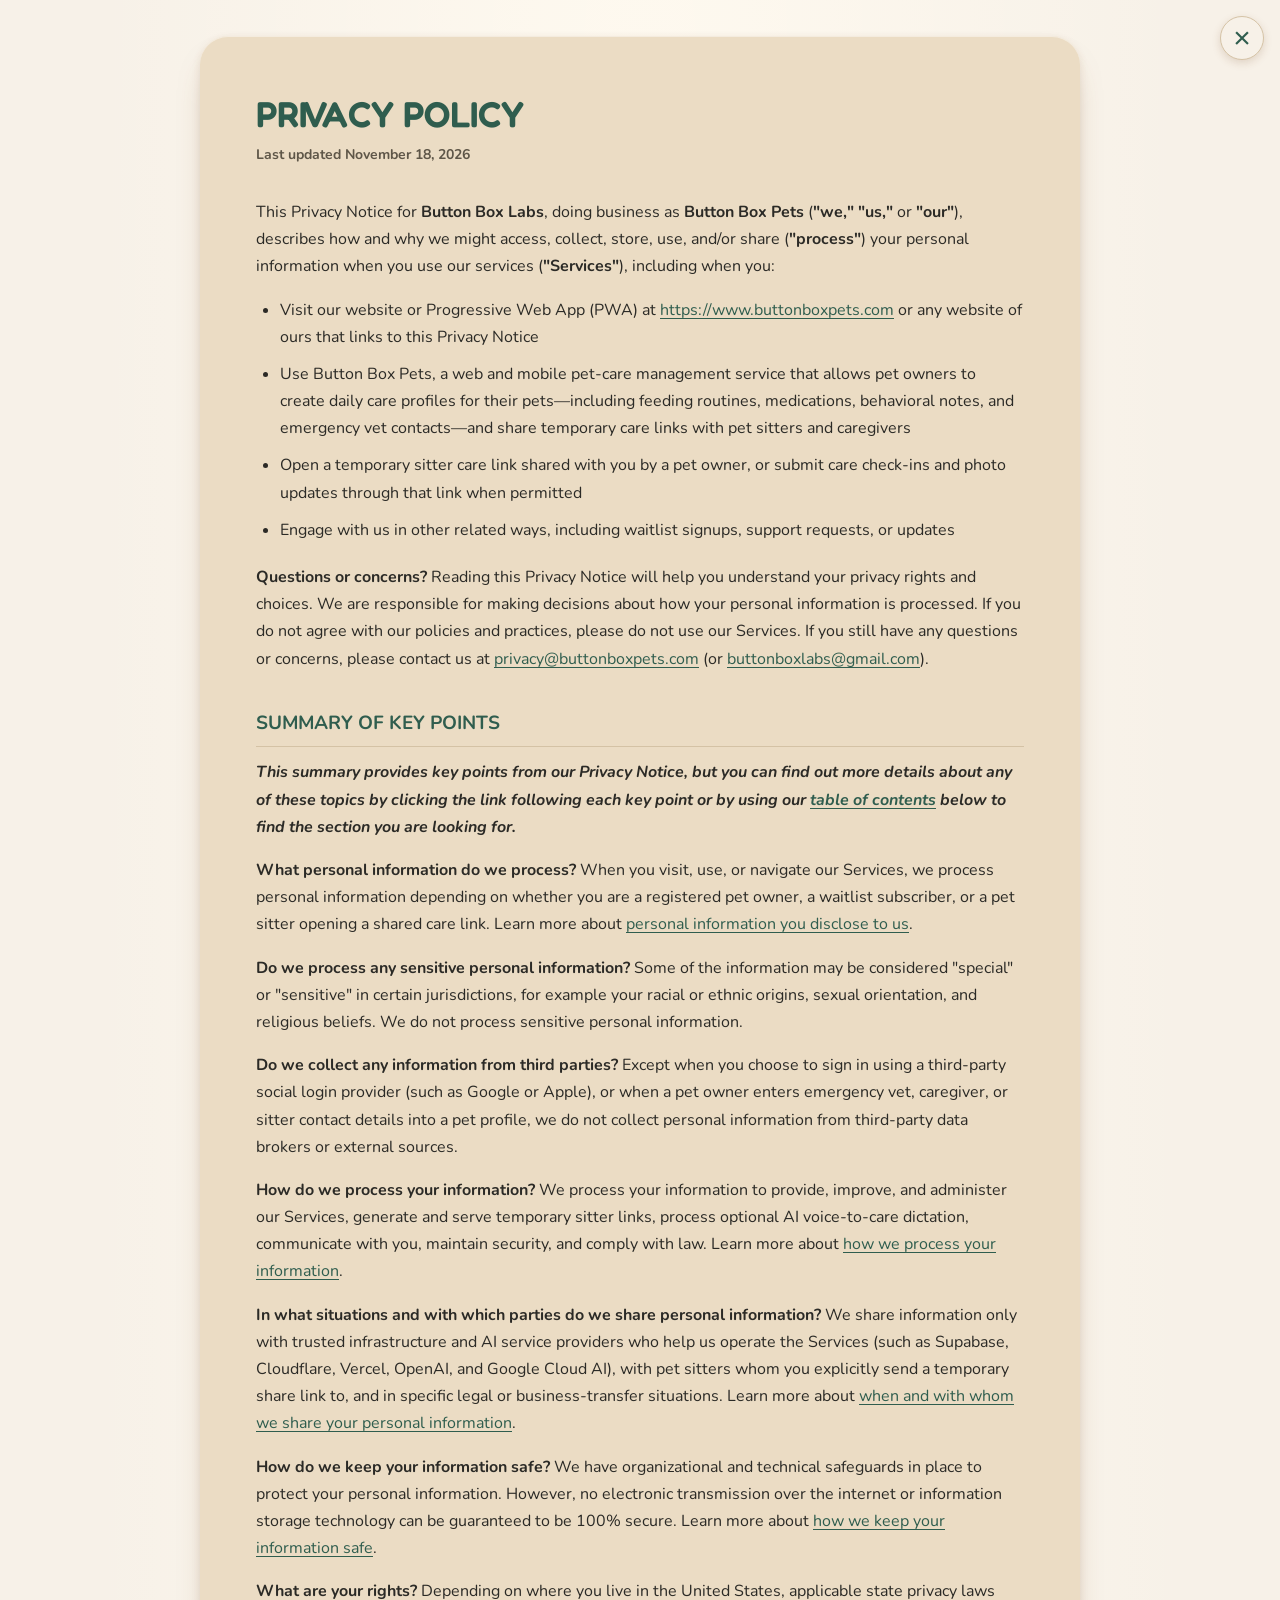
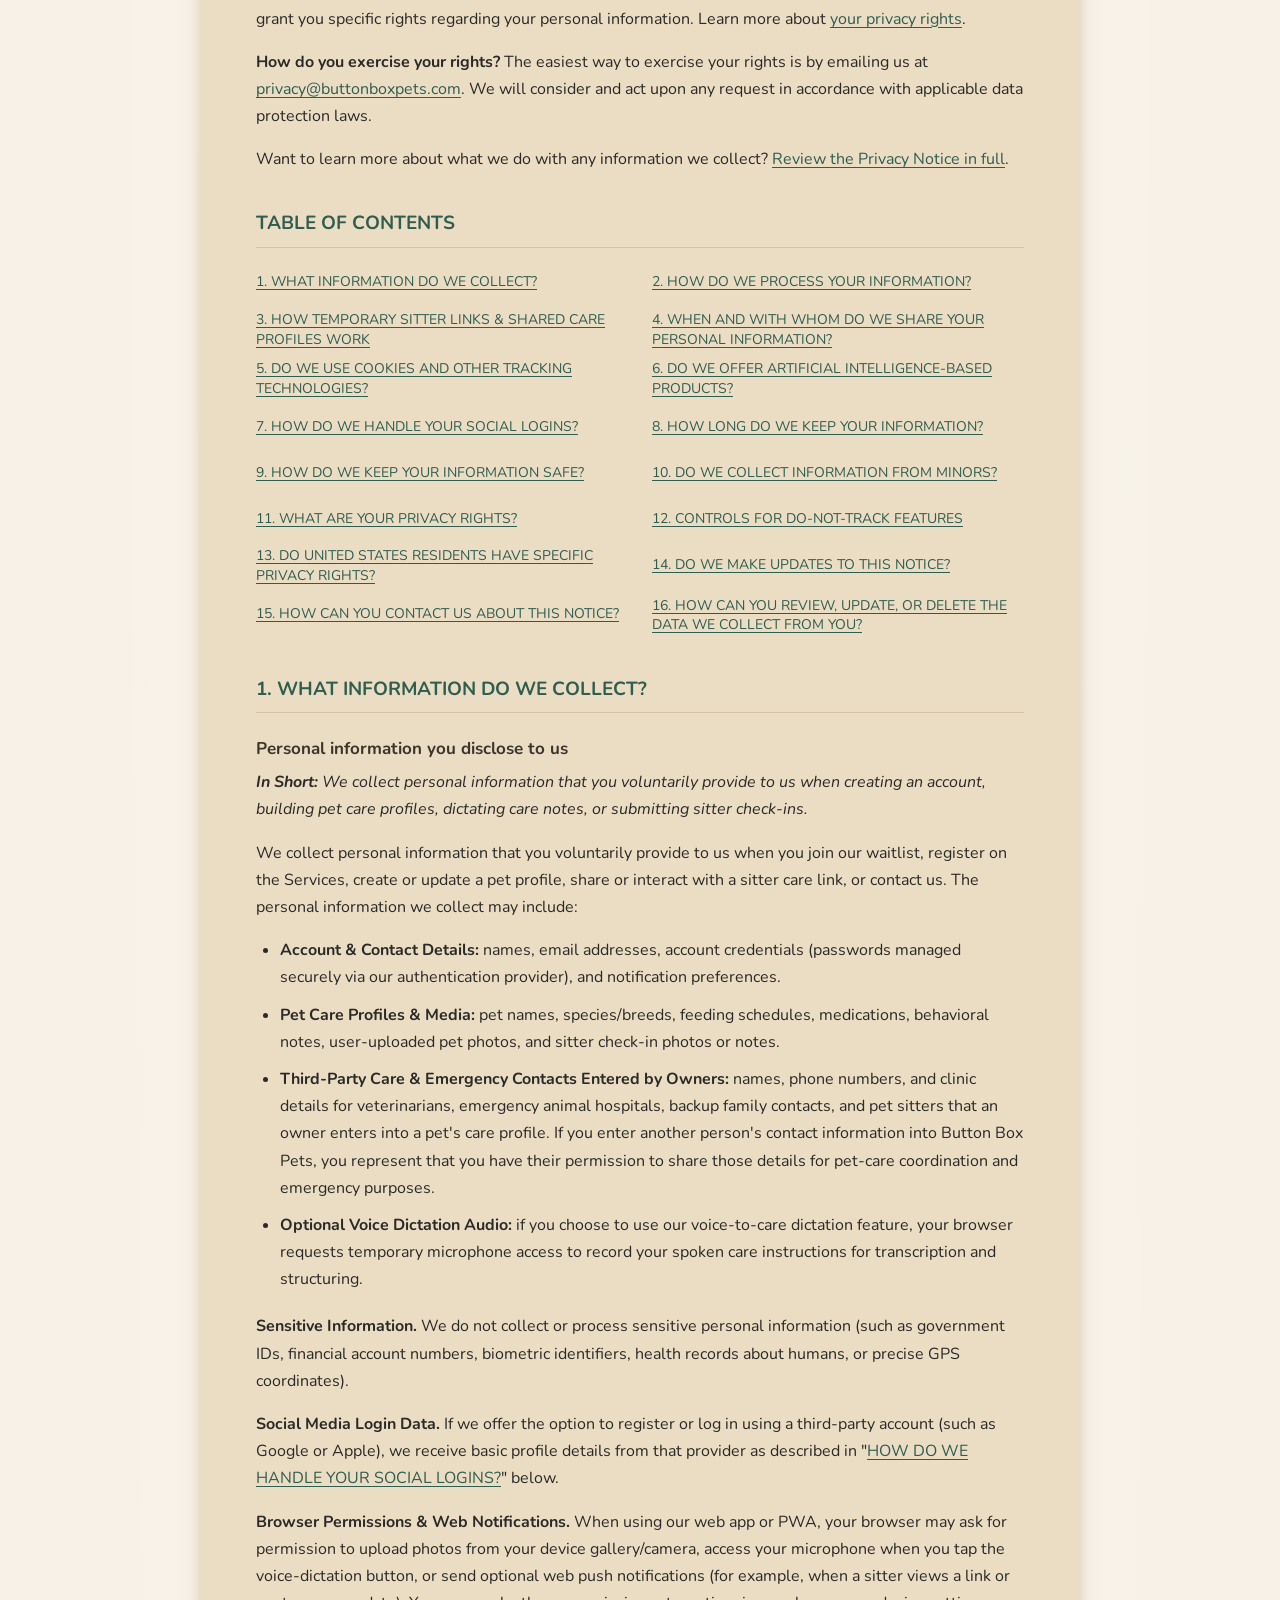
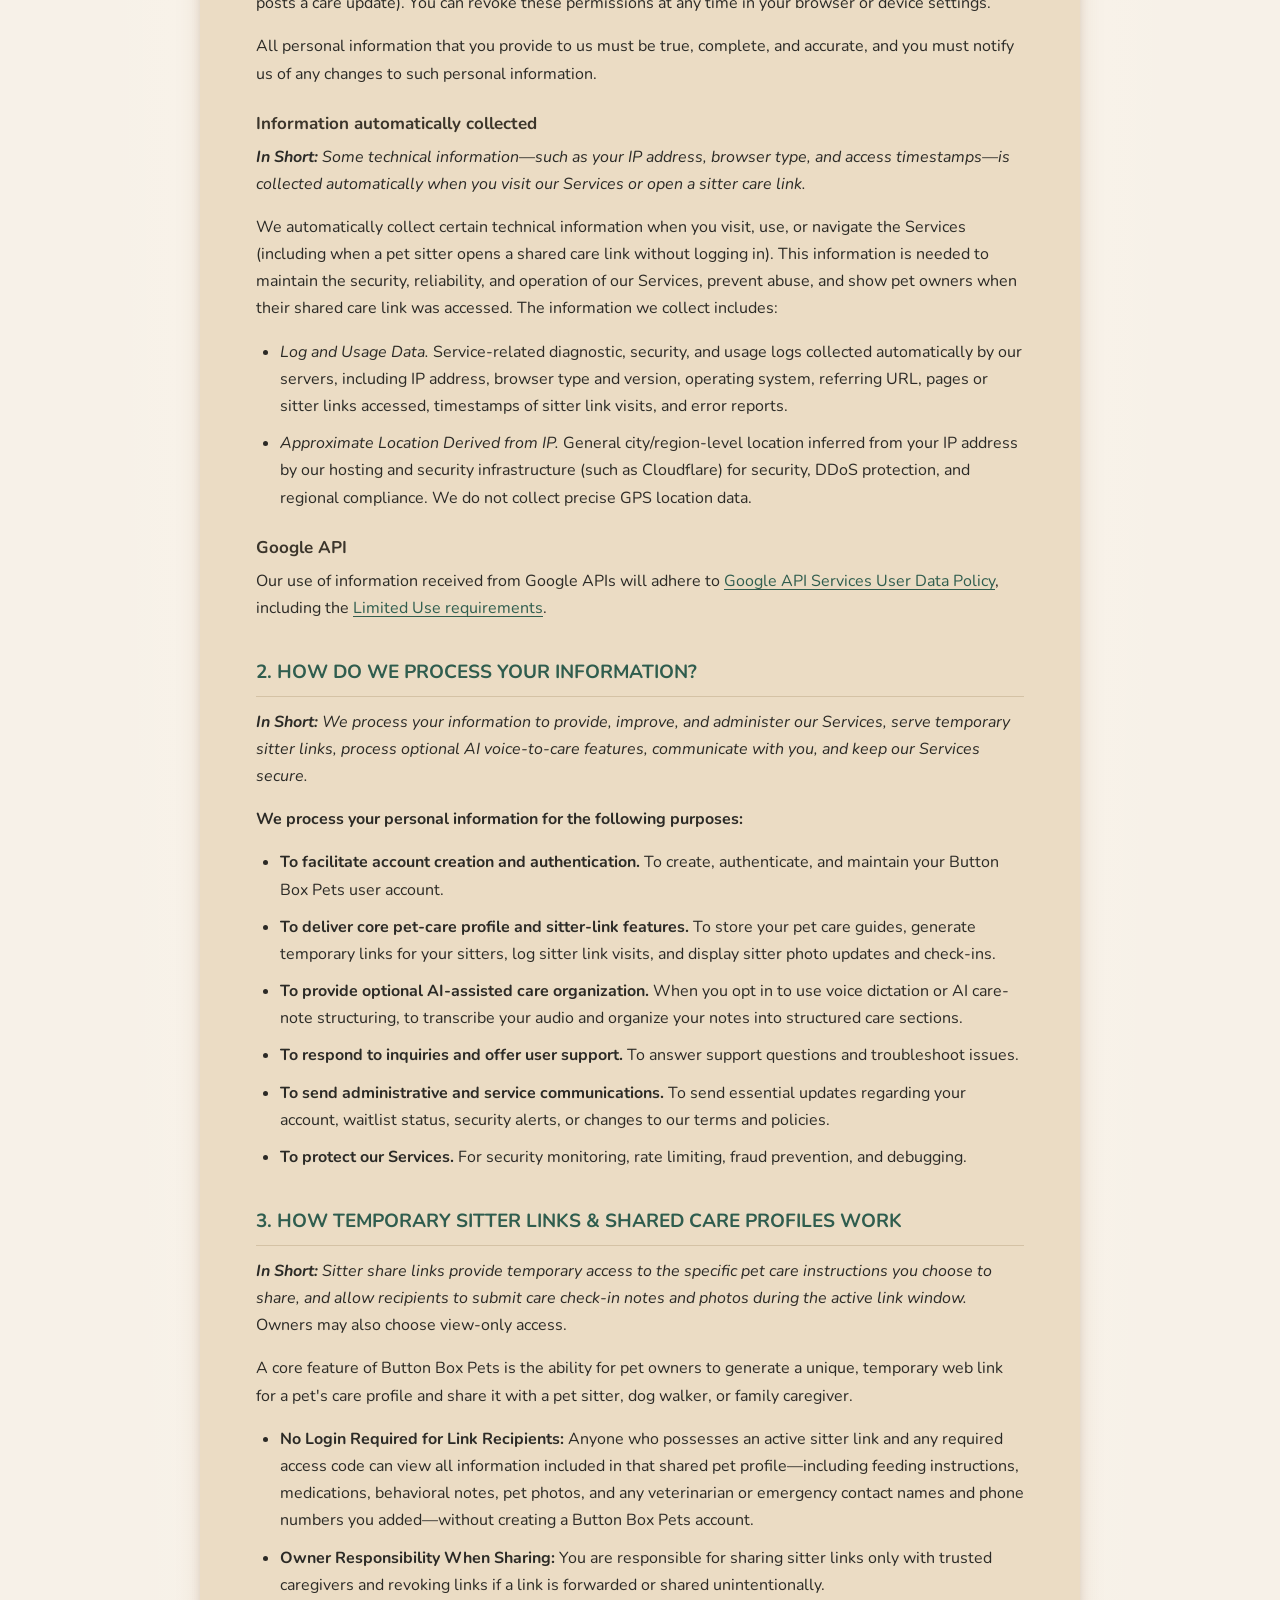
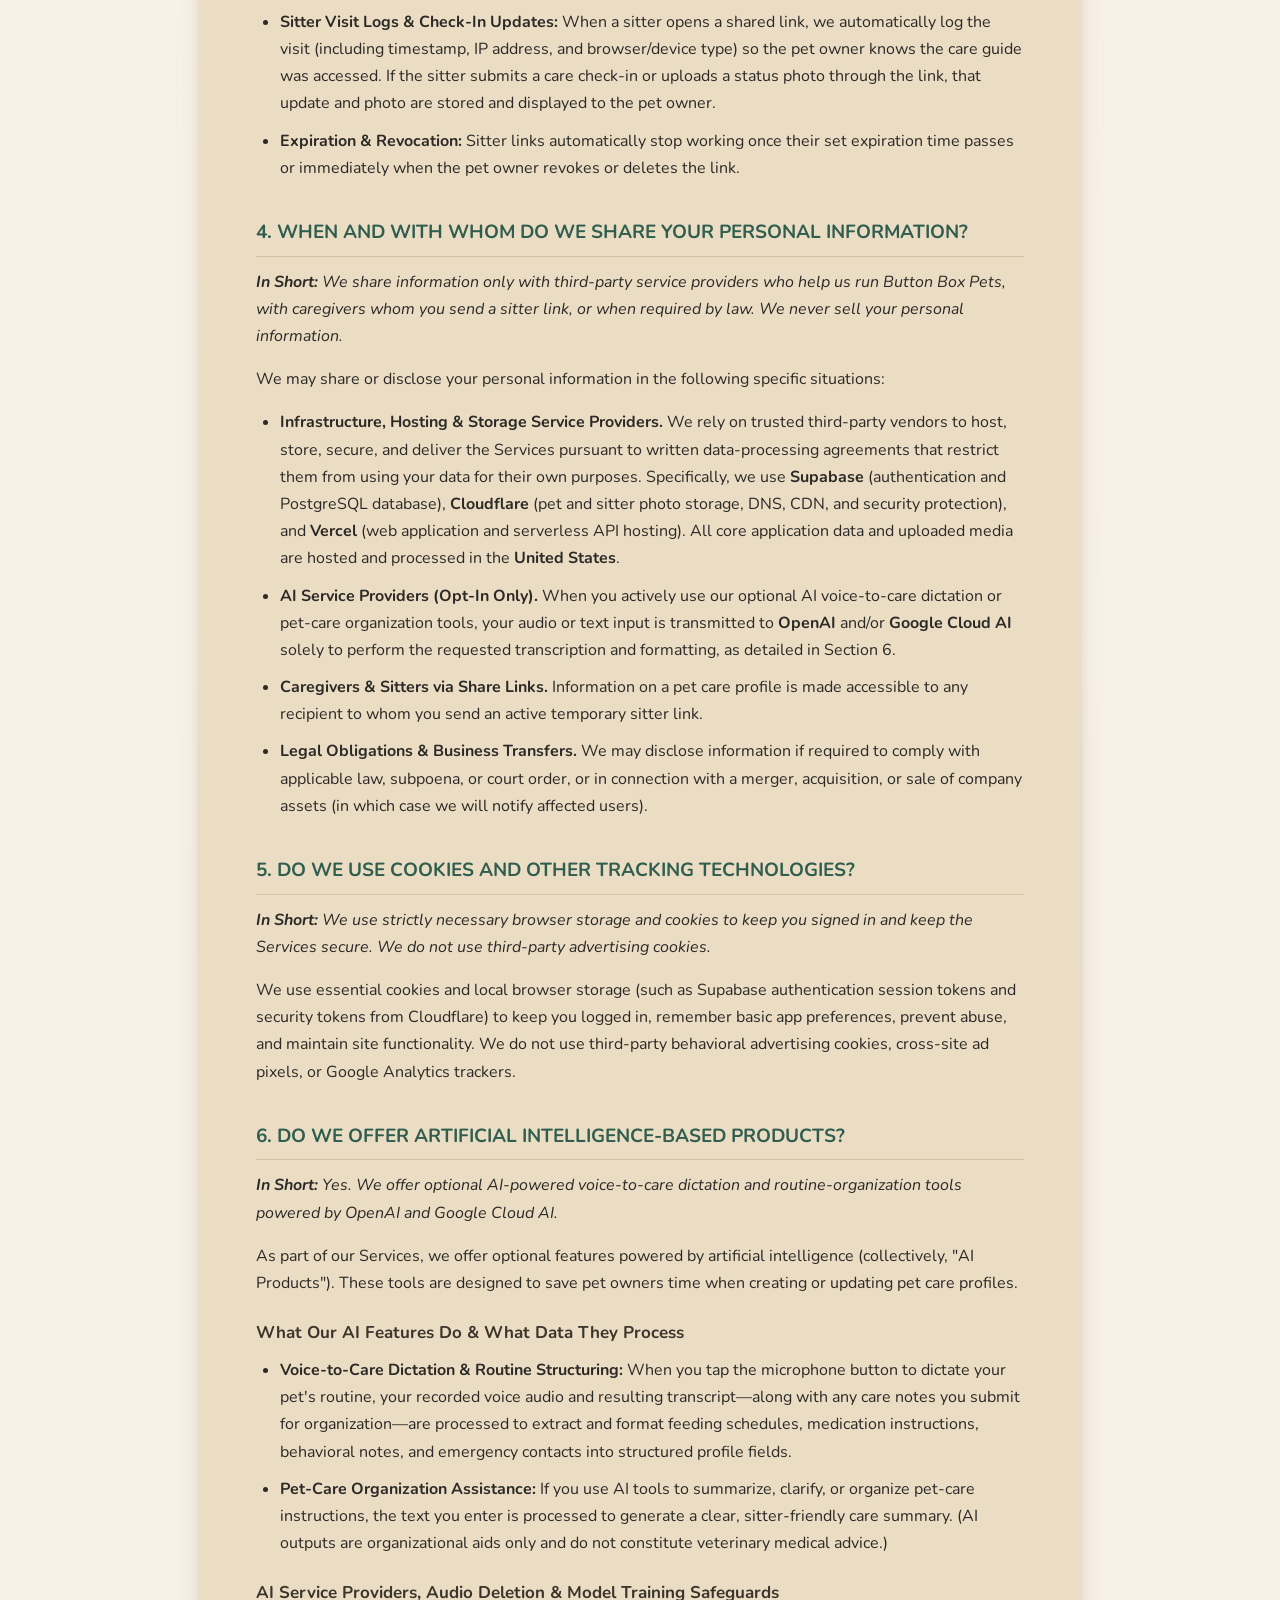
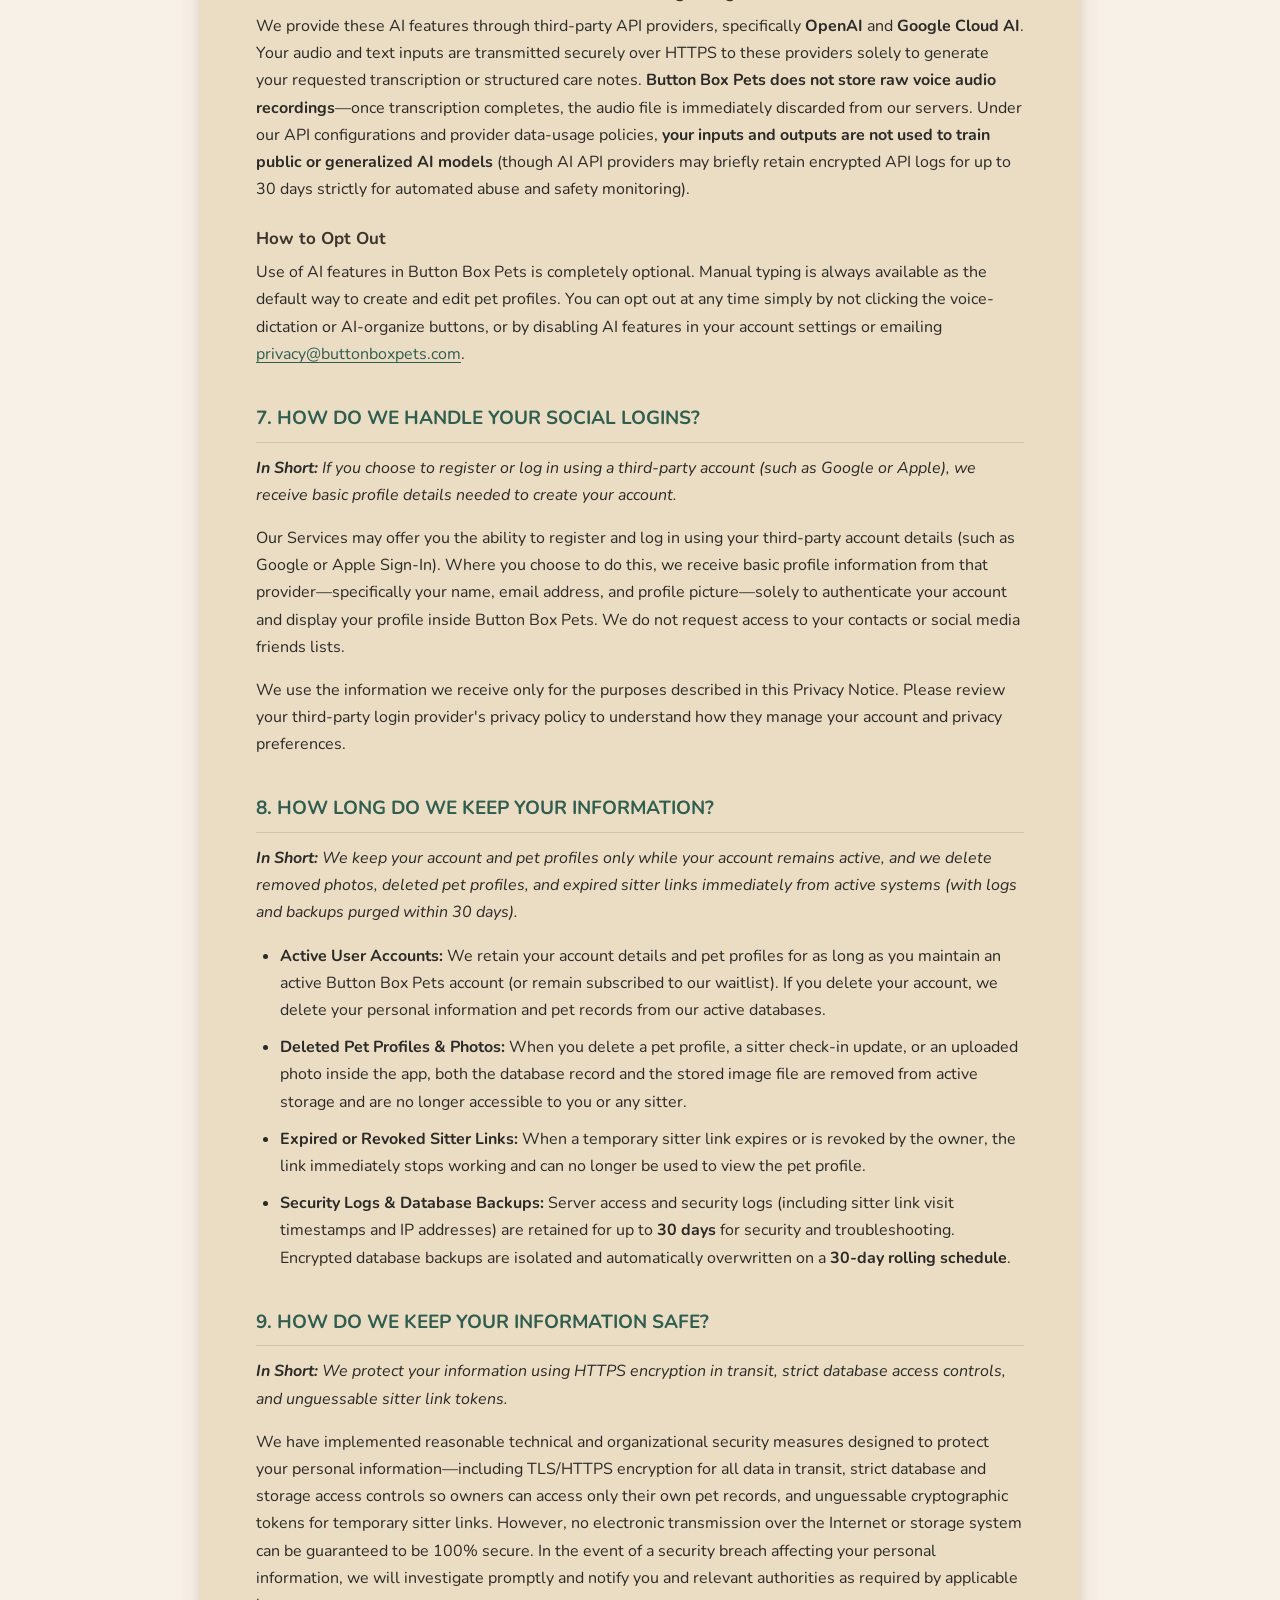
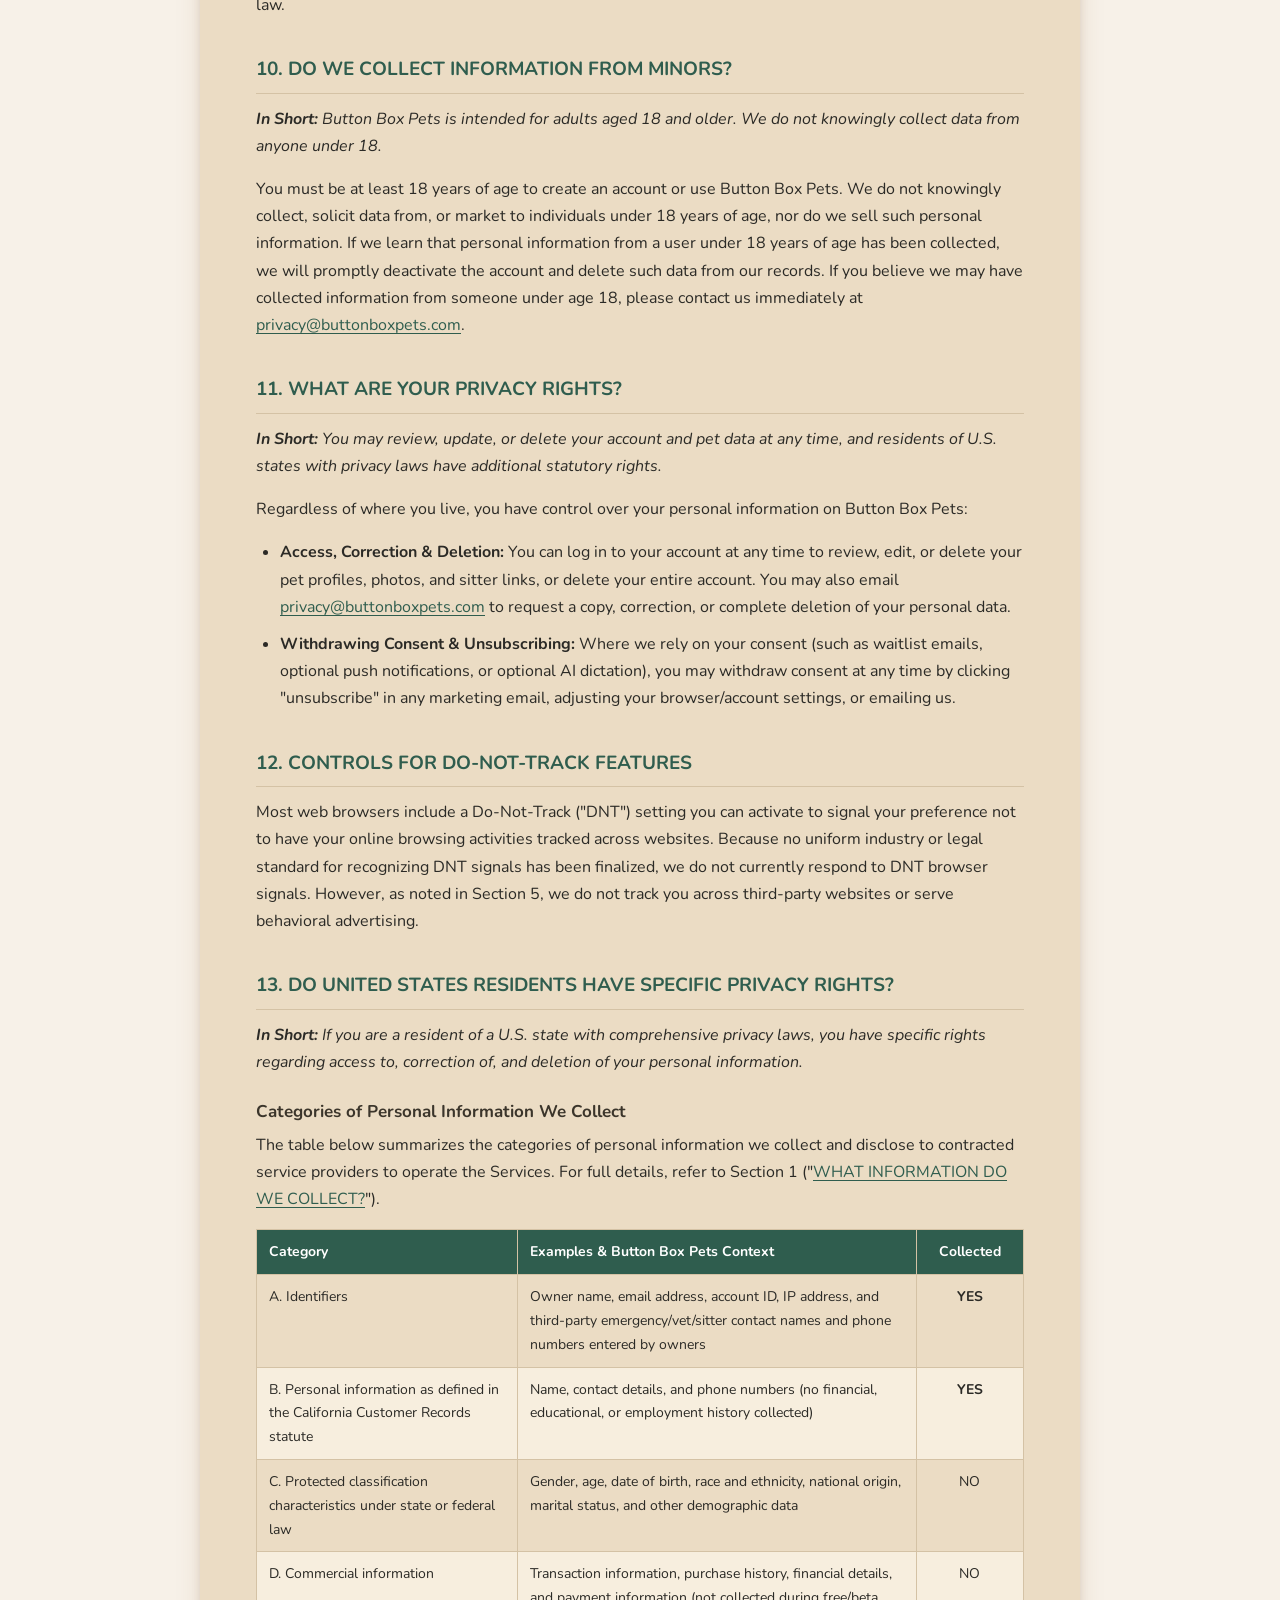
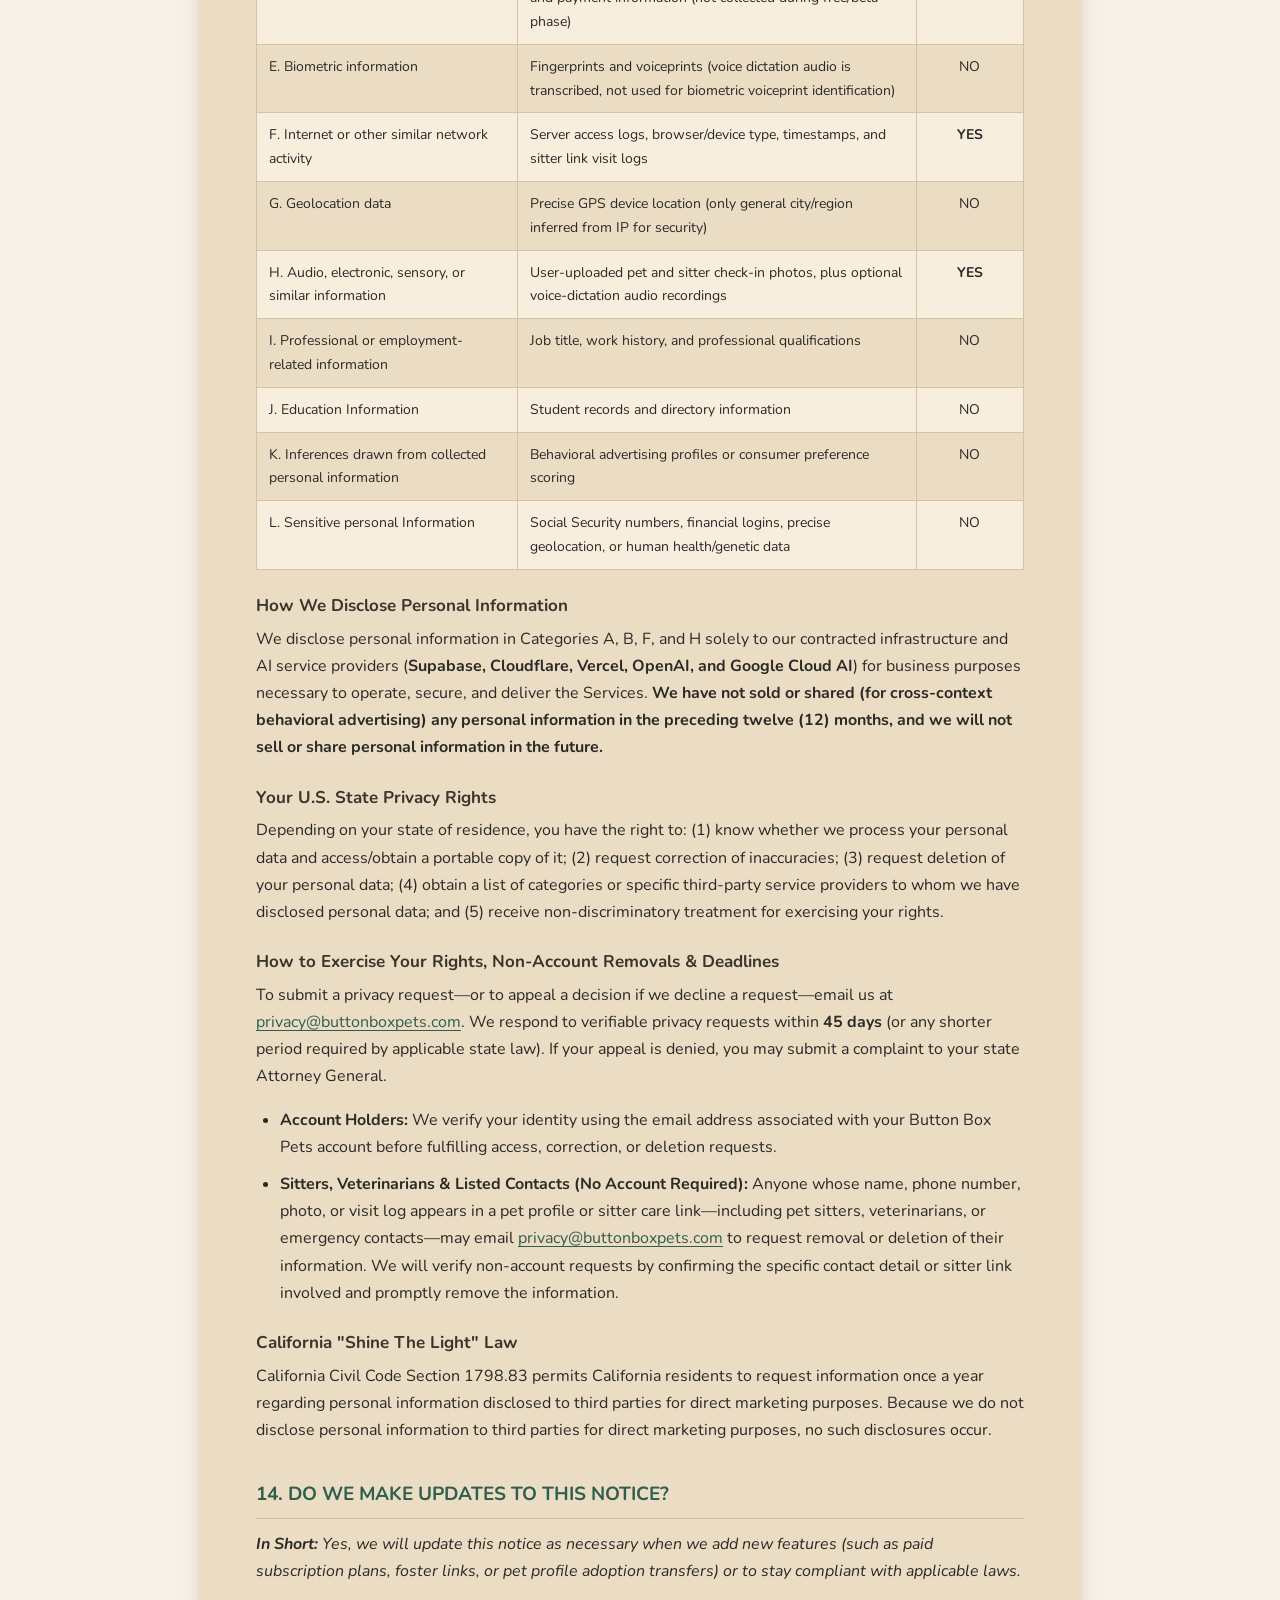
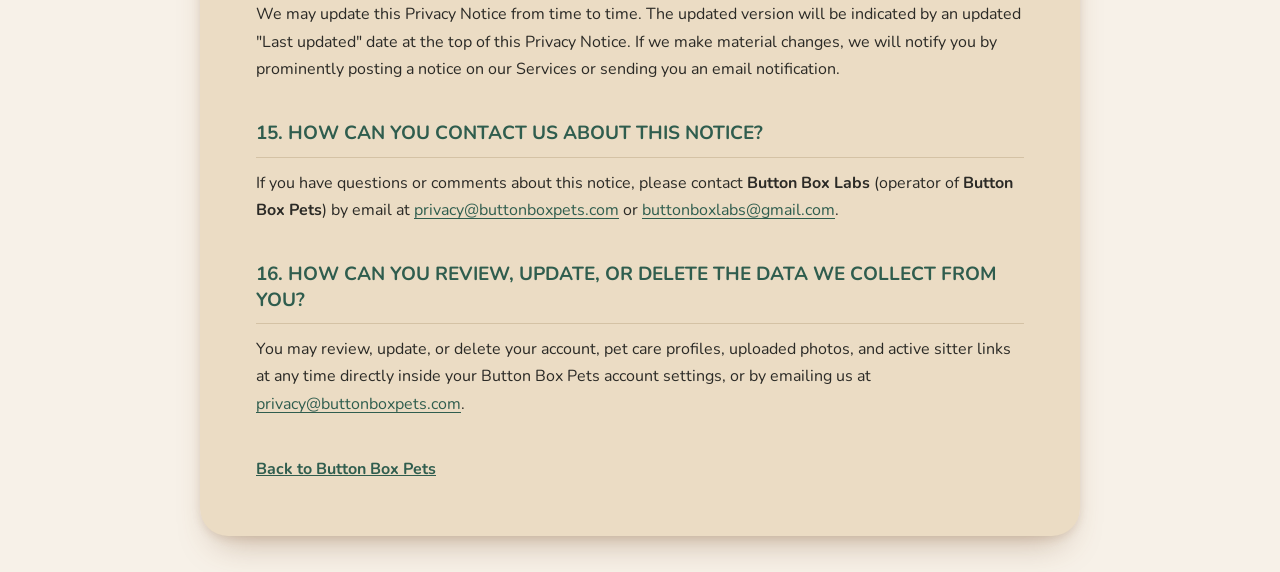
<file: privacy.html>
<!DOCTYPE html>
<html lang="en">
  <head>
    <meta charset="UTF-8">
    <meta name="viewport" content="width=device-width, initial-scale=1">
    <meta name="theme-color" content="#F7F1E8">
    <title>Privacy Policy | Button Box Pets</title>
    <link rel="preconnect" href="https://fonts.googleapis.com">
    <link rel="preconnect" href="https://fonts.gstatic.com" crossorigin>
    <link href="https://fonts.googleapis.com/css2?family=Fredoka:wght@600&family=Nunito:wght@400;600;700;800&display=swap" rel="stylesheet">
    <link rel="stylesheet" href="legal.css">
  </head>
  <body class="legal-page">
    <main class="legal-card privacy-card">
      <a class="legal-close" href="/" aria-label="Close and return to Button Box Pets home" title="Return to Button Box Pets home">&times;</a>
      <article id="privacy-content" class="bbp-privacy">
      <h1>PRIVACY POLICY</h1>
        <div class="subtitle">Last updated November 18, 2026</div>
        <p>This Privacy Notice for <strong>Button Box Labs</strong>, doing business as <strong>Button Box Pets</strong> (<strong>"we," "us,"</strong> or <strong>"our"</strong>), describes how and why we might access, collect, store, use, and/or share (<strong>"process"</strong>) your personal information when you use our services (<strong>"Services"</strong>), including when you:</p>
        <ul>
          <li>Visit our website or Progressive Web App (PWA) at <a target="_blank" rel="noopener" href="https://www.buttonboxpets.com">https://www.buttonboxpets.com</a> or any website of ours that links to this Privacy Notice</li>
          <li>Use Button Box Pets, a web and mobile pet-care management service that allows pet owners to create daily care profiles for their pets—including feeding routines, medications, behavioral notes, and emergency vet contacts—and share temporary care links with pet sitters and caregivers</li>
          <li>Open a temporary sitter care link shared with you by a pet owner, or submit care check-ins and photo updates through that link when permitted</li>
          <li>Engage with us in other related ways, including waitlist signups, support requests, or updates</li>
        </ul>
        <p><strong>Questions or concerns?</strong> Reading this Privacy Notice will help you understand your privacy rights and choices. We are responsible for making decisions about how your personal information is processed. If you do not agree with our policies and practices, please do not use our Services. If you still have any questions or concerns, please contact us at <a href="mailto:privacy@buttonboxpets.com">privacy@buttonboxpets.com</a> (or <a href="mailto:buttonboxlabs@gmail.com">buttonboxlabs@gmail.com</a>).</p>
        <h2>SUMMARY OF KEY POINTS</h2>
        <p><strong><em>This summary provides key points from our Privacy Notice, but you can find out more details about any of these topics by clicking the link following each key point or by using our <a href="#toc">table of contents</a> below to find the section you are looking for.</em></strong></p>
        <p><strong>What personal information do we process?</strong> When you visit, use, or navigate our Services, we process personal information depending on whether you are a registered pet owner, a waitlist subscriber, or a pet sitter opening a shared care link. Learn more about <a href="#personalinfo">personal information you disclose to us</a>.</p>
        <p><strong>Do we process any sensitive personal information?</strong> Some of the information may be considered "special" or "sensitive" in certain jurisdictions, for example your racial or ethnic origins, sexual orientation, and religious beliefs. We do not process sensitive personal information.</p>
        <p><strong>Do we collect any information from third parties?</strong> Except when you choose to sign in using a third-party social login provider (such as Google or Apple), or when a pet owner enters emergency vet, caregiver, or sitter contact details into a pet profile, we do not collect personal information from third-party data brokers or external sources.</p>
        <p><strong>How do we process your information?</strong> We process your information to provide, improve, and administer our Services, generate and serve temporary sitter links, process optional AI voice-to-care dictation, communicate with you, maintain security, and comply with law. Learn more about <a href="#infouse">how we process your information</a>.</p>
        <p><strong>In what situations and with which parties do we share personal information?</strong> We share information only with trusted infrastructure and AI service providers who help us operate the Services (such as Supabase, Cloudflare, Vercel, OpenAI, and Google Cloud AI), with pet sitters whom you explicitly send a temporary share link to, and in specific legal or business-transfer situations. Learn more about <a href="#whoshare">when and with whom we share your personal information</a>.</p>
        <p><strong>How do we keep your information safe?</strong> We have organizational and technical safeguards in place to protect your personal information. However, no electronic transmission over the internet or information storage technology can be guaranteed to be 100% secure. Learn more about <a href="#infosafe">how we keep your information safe</a>.</p>
        <p><strong>What are your rights?</strong> Depending on where you live in the United States, applicable state privacy laws grant you specific rights regarding your personal information. Learn more about <a href="#privacyrights">your privacy rights</a>.</p>
        <p><strong>How do you exercise your rights?</strong> The easiest way to exercise your rights is by emailing us at <a href="mailto:privacy@buttonboxpets.com">privacy@buttonboxpets.com</a>. We will consider and act upon any request in accordance with applicable data protection laws.</p>
        <p>Want to learn more about what we do with any information we collect? <a href="#toc">Review the Privacy Notice in full</a>.</p>
        <h2 id="toc">TABLE OF CONTENTS</h2>
        <ul class="privacy-toc">
          <li><a href="#infocollect">1. WHAT INFORMATION DO WE COLLECT?</a></li>
          <li><a href="#infouse">2. HOW DO WE PROCESS YOUR INFORMATION?</a></li>
          <li><a href="#legalbases">3. HOW TEMPORARY SITTER LINKS &amp; SHARED CARE PROFILES WORK</a></li>
          <li><a href="#whoshare">4. WHEN AND WITH WHOM DO WE SHARE YOUR PERSONAL INFORMATION?</a></li>
          <li><a href="#cookies">5. DO WE USE COOKIES AND OTHER TRACKING TECHNOLOGIES?</a></li>
          <li><a href="#ai">6. DO WE OFFER ARTIFICIAL INTELLIGENCE-BASED PRODUCTS?</a></li>
          <li><a href="#sociallogins">7. HOW DO WE HANDLE YOUR SOCIAL LOGINS?</a></li>
          <li><a href="#inforetain">8. HOW LONG DO WE KEEP YOUR INFORMATION?</a></li>
          <li><a href="#infosafe">9. HOW DO WE KEEP YOUR INFORMATION SAFE?</a></li>
          <li><a href="#infominors">10. DO WE COLLECT INFORMATION FROM MINORS?</a></li>
          <li><a href="#privacyrights">11. WHAT ARE YOUR PRIVACY RIGHTS?</a></li>
          <li><a href="#DNT">12. CONTROLS FOR DO-NOT-TRACK FEATURES</a></li>
          <li><a href="#uslaws">13. DO UNITED STATES RESIDENTS HAVE SPECIFIC PRIVACY RIGHTS?</a></li>
          <li><a href="#policyupdates">14. DO WE MAKE UPDATES TO THIS NOTICE?</a></li>
          <li><a href="#contact">15. HOW CAN YOU CONTACT US ABOUT THIS NOTICE?</a></li>
          <li><a href="#request">16. HOW CAN YOU REVIEW, UPDATE, OR DELETE THE DATA WE COLLECT FROM YOU?</a></li>
        </ul>
        <h2 id="infocollect">1. WHAT INFORMATION DO WE COLLECT?</h2>
        <h3 id="personalinfo">Personal information you disclose to us</h3>
        <p><strong><em>In Short:</em></strong> <em>We collect personal information that you voluntarily provide to us when creating an account, building pet care profiles, dictating care notes, or submitting sitter check-ins.</em></p>
        <p>We collect personal information that you voluntarily provide to us when you join our waitlist, register on the Services, create or update a pet profile, share or interact with a sitter care link, or contact us. The personal information we collect may include:</p>
        <ul>
          <li><strong>Account &amp; Contact Details:</strong> names, email addresses, account credentials (passwords managed securely via our authentication provider), and notification preferences.</li>
          <li><strong>Pet Care Profiles &amp; Media:</strong> pet names, species/breeds, feeding schedules, medications, behavioral notes, user-uploaded pet photos, and sitter check-in photos or notes.</li>
          <li><strong>Third-Party Care &amp; Emergency Contacts Entered by Owners:</strong> names, phone numbers, and clinic details for veterinarians, emergency animal hospitals, backup family contacts, and pet sitters that an owner enters into a pet's care profile. If you enter another person's contact information into Button Box Pets, you represent that you have their permission to share those details for pet-care coordination and emergency purposes.</li>
          <li><strong>Optional Voice Dictation Audio:</strong> if you choose to use our voice-to-care dictation feature, your browser requests temporary microphone access to record your spoken care instructions for transcription and structuring.</li>
        </ul>
        <p id="sensitiveinfo"><strong>Sensitive Information.</strong> We do not collect or process sensitive personal information (such as government IDs, financial account numbers, biometric identifiers, health records about humans, or precise GPS coordinates).</p>
        <p><strong>Social Media Login Data.</strong> If we offer the option to register or log in using a third-party account (such as Google or Apple), we receive basic profile details from that provider as described in "<a href="#sociallogins">HOW DO WE HANDLE YOUR SOCIAL LOGINS?</a>" below.</p>
        <p><strong>Browser Permissions &amp; Web Notifications.</strong> When using our web app or PWA, your browser may ask for permission to upload photos from your device gallery/camera, access your microphone when you tap the voice-dictation button, or send optional web push notifications (for example, when a sitter views a link or posts a care update). You can revoke these permissions at any time in your browser or device settings.</p>
        <p>All personal information that you provide to us must be true, complete, and accurate, and you must notify us of any changes to such personal information.</p>
        <h3>Information automatically collected</h3>
        <p><strong><em>In Short:</em></strong> <em>Some technical information—such as your IP address, browser type, and access timestamps—is collected automatically when you visit our Services or open a sitter care link.</em></p>
        <p>We automatically collect certain technical information when you visit, use, or navigate the Services (including when a pet sitter opens a shared care link without logging in). This information is needed to maintain the security, reliability, and operation of our Services, prevent abuse, and show pet owners when their shared care link was accessed. The information we collect includes:</p>
        <ul>
          <li><em>Log and Usage Data.</em> Service-related diagnostic, security, and usage logs collected automatically by our servers, including IP address, browser type and version, operating system, referring URL, pages or sitter links accessed, timestamps of sitter link visits, and error reports.</li>
          <li><em>Approximate Location Derived from IP.</em> General city/region-level location inferred from your IP address by our hosting and security infrastructure (such as Cloudflare) for security, DDoS protection, and regional compliance. We do not collect precise GPS location data.</li>
        </ul>
        <h3>Google API</h3>
        <p>Our use of information received from Google APIs will adhere to <a href="https://developers.google.com/terms/api-services-user-data-policy" rel="noopener noreferrer" target="_blank">Google API Services User Data Policy</a>, including the <a href="https://developers.google.com/terms/api-services-user-data-policy#limited-use" rel="noopener noreferrer" target="_blank">Limited Use requirements</a>.</p>
        <h2 id="infouse">2. HOW DO WE PROCESS YOUR INFORMATION?</h2>
        <p><strong><em>In Short:</em></strong> <em>We process your information to provide, improve, and administer our Services, serve temporary sitter links, process optional AI voice-to-care features, communicate with you, and keep our Services secure.</em></p>
        <p><strong>We process your personal information for the following purposes:</strong></p>
        <ul>
          <li><strong>To facilitate account creation and authentication.</strong> To create, authenticate, and maintain your Button Box Pets user account.</li>
          <li><strong>To deliver core pet-care profile and sitter-link features.</strong> To store your pet care guides, generate temporary links for your sitters, log sitter link visits, and display sitter photo updates and check-ins.</li>
          <li><strong>To provide optional AI-assisted care organization.</strong> When you opt in to use voice dictation or AI care-note structuring, to transcribe your audio and organize your notes into structured care sections.</li>
          <li><strong>To respond to inquiries and offer user support.</strong> To answer support questions and troubleshoot issues.</li>
          <li><strong>To send administrative and service communications.</strong> To send essential updates regarding your account, waitlist status, security alerts, or changes to our terms and policies.</li>
          <li><strong>To protect our Services.</strong> For security monitoring, rate limiting, fraud prevention, and debugging.</li>
        </ul>
        <h2 id="legalbases">3. HOW TEMPORARY SITTER LINKS &amp; SHARED CARE PROFILES WORK</h2>
        <p><strong><em>In Short:</em></strong> <em>Sitter share links provide temporary access to the specific pet care instructions you choose to share, and allow recipients to submit care check-in notes and photos during the active link window.</em> Owners may also choose view-only access.</p>
        <p>A core feature of Button Box Pets is the ability for pet owners to generate a unique, temporary web link for a pet's care profile and share it with a pet sitter, dog walker, or family caregiver.</p>
        <ul>
          <li><strong>No Login Required for Link Recipients:</strong> Anyone who possesses an active sitter link and any required access code can view all information included in that shared pet profile—including feeding instructions, medications, behavioral notes, pet photos, and any veterinarian or emergency contact names and phone numbers you added—without creating a Button Box Pets account.</li>
          <li><strong>Owner Responsibility When Sharing:</strong> You are responsible for sharing sitter links only with trusted caregivers and revoking links if a link is forwarded or shared unintentionally.</li>
          <li><strong>Sitter Visit Logs &amp; Check-In Updates:</strong> When a sitter opens a shared link, we automatically log the visit (including timestamp, IP address, and browser/device type) so the pet owner knows the care guide was accessed. If the sitter submits a care check-in or uploads a status photo through the link, that update and photo are stored and displayed to the pet owner.</li>
          <li><strong>Expiration &amp; Revocation:</strong> Sitter links automatically stop working once their set expiration time passes or immediately when the pet owner revokes or deletes the link.</li>
        </ul>
        <h2 id="whoshare">4. WHEN AND WITH WHOM DO WE SHARE YOUR PERSONAL INFORMATION?</h2>
        <p><strong><em>In Short:</em></strong> <em>We share information only with third-party service providers who help us run Button Box Pets, with caregivers whom you send a sitter link, or when required by law. We never sell your personal information.</em></p>
        <p>We may share or disclose your personal information in the following specific situations:</p>
        <ul>
          <li><strong>Infrastructure, Hosting &amp; Storage Service Providers.</strong> We rely on trusted third-party vendors to host, store, secure, and deliver the Services pursuant to written data-processing agreements that restrict them from using your data for their own purposes. Specifically, we use <strong>Supabase</strong> (authentication and PostgreSQL database), <strong>Cloudflare</strong> (pet and sitter photo storage, DNS, CDN, and security protection), and <strong>Vercel</strong> (web application and serverless API hosting). All core application data and uploaded media are hosted and processed in the <strong>United States</strong>.</li>
          <li><strong>AI Service Providers (Opt-In Only).</strong> When you actively use our optional AI voice-to-care dictation or pet-care organization tools, your audio or text input is transmitted to <strong>OpenAI</strong> and/or <strong>Google Cloud AI</strong> solely to perform the requested transcription and formatting, as detailed in Section 6.</li>
          <li><strong>Caregivers &amp; Sitters via Share Links.</strong> Information on a pet care profile is made accessible to any recipient to whom you send an active temporary sitter link.</li>
          <li><strong>Legal Obligations &amp; Business Transfers.</strong> We may disclose information if required to comply with applicable law, subpoena, or court order, or in connection with a merger, acquisition, or sale of company assets (in which case we will notify affected users).</li>
        </ul>
        <h2 id="cookies">5. DO WE USE COOKIES AND OTHER TRACKING TECHNOLOGIES?</h2>
        <p><strong><em>In Short:</em></strong> <em>We use strictly necessary browser storage and cookies to keep you signed in and keep the Services secure. We do not use third-party advertising cookies.</em></p>
        <p>We use essential cookies and local browser storage (such as Supabase authentication session tokens and security tokens from Cloudflare) to keep you logged in, remember basic app preferences, prevent abuse, and maintain site functionality. We do not use third-party behavioral advertising cookies, cross-site ad pixels, or Google Analytics trackers.</p>
        <h2 id="ai">6. DO WE OFFER ARTIFICIAL INTELLIGENCE-BASED PRODUCTS?</h2>
        <p><strong><em>In Short:</em></strong> <em>Yes. We offer optional AI-powered voice-to-care dictation and routine-organization tools powered by OpenAI and Google Cloud AI.</em></p>
        <p>As part of our Services, we offer optional features powered by artificial intelligence (collectively, "AI Products"). These tools are designed to save pet owners time when creating or updating pet care profiles.</p>
        <h3>What Our AI Features Do &amp; What Data They Process</h3>
        <ul>
          <li><strong>Voice-to-Care Dictation &amp; Routine Structuring:</strong> When you tap the microphone button to dictate your pet's routine, your recorded voice audio and resulting transcript—along with any care notes you submit for organization—are processed to extract and format feeding schedules, medication instructions, behavioral notes, and emergency contacts into structured profile fields.</li>
          <li><strong>Pet-Care Organization Assistance:</strong> If you use AI tools to summarize, clarify, or organize pet-care instructions, the text you enter is processed to generate a clear, sitter-friendly care summary. (AI outputs are organizational aids only and do not constitute veterinary medical advice.)</li>
        </ul>
        <h3>AI Service Providers, Audio Deletion &amp; Model Training Safeguards</h3>
        <p>We provide these AI features through third-party API providers, specifically <strong>OpenAI</strong> and <strong>Google Cloud AI</strong>. Your audio and text inputs are transmitted securely over HTTPS to these providers solely to generate your requested transcription or structured care notes. <strong>Button Box Pets does not store raw voice audio recordings</strong>—once transcription completes, the audio file is immediately discarded from our servers. Under our API configurations and provider data-usage policies, <strong>your inputs and outputs are not used to train public or generalized AI models</strong> (though AI API providers may briefly retain encrypted API logs for up to 30 days strictly for automated abuse and safety monitoring).</p>
        <h3>How to Opt Out</h3>
        <p>Use of AI features in Button Box Pets is completely optional. Manual typing is always available as the default way to create and edit pet profiles. You can opt out at any time simply by not clicking the voice-dictation or AI-organize buttons, or by disabling AI features in your account settings or emailing <a href="mailto:privacy@buttonboxpets.com">privacy@buttonboxpets.com</a>.</p>
        <h2 id="sociallogins">7. HOW DO WE HANDLE YOUR SOCIAL LOGINS?</h2>
        <p><strong><em>In Short:</em></strong> <em>If you choose to register or log in using a third-party account (such as Google or Apple), we receive basic profile details needed to create your account.</em></p>
        <p>Our Services may offer you the ability to register and log in using your third-party account details (such as Google or Apple Sign-In). Where you choose to do this, we receive basic profile information from that provider—specifically your name, email address, and profile picture—solely to authenticate your account and display your profile inside Button Box Pets. We do not request access to your contacts or social media friends lists.</p>
        <p>We use the information we receive only for the purposes described in this Privacy Notice. Please review your third-party login provider's privacy policy to understand how they manage your account and privacy preferences.</p>
        <h2 id="inforetain">8. HOW LONG DO WE KEEP YOUR INFORMATION?</h2>
        <p><strong><em>In Short:</em></strong> <em>We keep your account and pet profiles only while your account remains active, and we delete removed photos, deleted pet profiles, and expired sitter links immediately from active systems (with logs and backups purged within 30 days).</em></p>
        <ul>
          <li><strong>Active User Accounts:</strong> We retain your account details and pet profiles for as long as you maintain an active Button Box Pets account (or remain subscribed to our waitlist). If you delete your account, we delete your personal information and pet records from our active databases.</li>
          <li><strong>Deleted Pet Profiles &amp; Photos:</strong> When you delete a pet profile, a sitter check-in update, or an uploaded photo inside the app, both the database record and the stored image file are removed from active storage and are no longer accessible to you or any sitter.</li>
          <li><strong>Expired or Revoked Sitter Links:</strong> When a temporary sitter link expires or is revoked by the owner, the link immediately stops working and can no longer be used to view the pet profile.</li>
          <li><strong>Security Logs &amp; Database Backups:</strong> Server access and security logs (including sitter link visit timestamps and IP addresses) are retained for up to <strong>30 days</strong> for security and troubleshooting. Encrypted database backups are isolated and automatically overwritten on a <strong>30-day rolling schedule</strong>.</li>
        </ul>
        <h2 id="infosafe">9. HOW DO WE KEEP YOUR INFORMATION SAFE?</h2>
        <p><strong><em>In Short:</em></strong> <em>We protect your information using HTTPS encryption in transit, strict database access controls, and unguessable sitter link tokens.</em></p>
        <p>We have implemented reasonable technical and organizational security measures designed to protect your personal information—including TLS/HTTPS encryption for all data in transit, strict database and storage access controls so owners can access only their own pet records, and unguessable cryptographic tokens for temporary sitter links. However, no electronic transmission over the Internet or storage system can be guaranteed to be 100% secure. In the event of a security breach affecting your personal information, we will investigate promptly and notify you and relevant authorities as required by applicable law.</p>
        <h2 id="infominors">10. DO WE COLLECT INFORMATION FROM MINORS?</h2>
        <p><strong><em>In Short:</em></strong> <em>Button Box Pets is intended for adults aged 18 and older. We do not knowingly collect data from anyone under 18.</em></p>
        <p>You must be at least 18 years of age to create an account or use Button Box Pets. We do not knowingly collect, solicit data from, or market to individuals under 18 years of age, nor do we sell such personal information. If we learn that personal information from a user under 18 years of age has been collected, we will promptly deactivate the account and delete such data from our records. If you believe we may have collected information from someone under age 18, please contact us immediately at <a href="mailto:privacy@buttonboxpets.com">privacy@buttonboxpets.com</a>.</p>
        <h2 id="privacyrights">11. WHAT ARE YOUR PRIVACY RIGHTS?</h2>
        <p><strong><em>In Short:</em></strong> <em>You may review, update, or delete your account and pet data at any time, and residents of U.S. states with privacy laws have additional statutory rights.</em></p>
        <p>Regardless of where you live, you have control over your personal information on Button Box Pets:</p>
        <ul>
          <li><strong>Access, Correction &amp; Deletion:</strong> You can log in to your account at any time to review, edit, or delete your pet profiles, photos, and sitter links, or delete your entire account. You may also email <a href="mailto:privacy@buttonboxpets.com">privacy@buttonboxpets.com</a> to request a copy, correction, or complete deletion of your personal data.</li>
          <li><strong>Withdrawing Consent &amp; Unsubscribing:</strong> Where we rely on your consent (such as waitlist emails, optional push notifications, or optional AI dictation), you may withdraw consent at any time by clicking "unsubscribe" in any marketing email, adjusting your browser/account settings, or emailing us.</li>
        </ul>
        <h2 id="DNT">12. CONTROLS FOR DO-NOT-TRACK FEATURES</h2>
        <p>Most web browsers include a Do-Not-Track ("DNT") setting you can activate to signal your preference not to have your online browsing activities tracked across websites. Because no uniform industry or legal standard for recognizing DNT signals has been finalized, we do not currently respond to DNT browser signals. However, as noted in Section 5, we do not track you across third-party websites or serve behavioral advertising.</p>
        <h2 id="uslaws">13. DO UNITED STATES RESIDENTS HAVE SPECIFIC PRIVACY RIGHTS?</h2>
        <p><strong><em>In Short:</em></strong> <em>If you are a resident of a U.S. state with comprehensive privacy laws, you have specific rights regarding access to, correction of, and deletion of your personal information.</em></p>
        <h3>Categories of Personal Information We Collect</h3>
        <p>The table below summarizes the categories of personal information we collect and disclose to contracted service providers to operate the Services. For full details, refer to Section 1 ("<a href="#infocollect">WHAT INFORMATION DO WE COLLECT?</a>").</p>
        <p class="privacy-table-hint">Scroll sideways to view the full table.</p>
        <div class="privacy-table-wrap" role="region" aria-label="Categories of personal information" tabindex="0">
          <table>
          <thead>
            <tr>
              <th scope="col" style="width: 34%;">Category</th>
              <th scope="col" style="width: 52%;">Examples &amp; Button Box Pets Context</th>
              <th scope="col" style="width: 14%; text-align: center;">Collected</th>
            </tr>
          </thead>
          <tbody>
            <tr>
              <td>A. Identifiers</td>
              <td>Owner name, email address, account ID, IP address, and third-party emergency/vet/sitter contact names and phone numbers entered by owners</td>
              <td style="text-align: center;"><strong>YES</strong></td>
            </tr>
            <tr>
              <td>B. Personal information as defined in the California Customer Records statute</td>
              <td>Name, contact details, and phone numbers (no financial, educational, or employment history collected)</td>
              <td style="text-align: center;"><strong>YES</strong></td>
            </tr>
            <tr>
              <td>C. Protected classification characteristics under state or federal law</td>
              <td>Gender, age, date of birth, race and ethnicity, national origin, marital status, and other demographic data</td>
              <td style="text-align: center;">NO</td>
            </tr>
            <tr>
              <td>D. Commercial information</td>
              <td>Transaction information, purchase history, financial details, and payment information (not collected during free/beta phase)</td>
              <td style="text-align: center;">NO</td>
            </tr>
            <tr>
              <td>E. Biometric information</td>
              <td>Fingerprints and voiceprints (voice dictation audio is transcribed, not used for biometric voiceprint identification)</td>
              <td style="text-align: center;">NO</td>
            </tr>
            <tr>
              <td>F. Internet or other similar network activity</td>
              <td>Server access logs, browser/device type, timestamps, and sitter link visit logs</td>
              <td style="text-align: center;"><strong>YES</strong></td>
            </tr>
            <tr>
              <td>G. Geolocation data</td>
              <td>Precise GPS device location (only general city/region inferred from IP for security)</td>
              <td style="text-align: center;">NO</td>
            </tr>
            <tr>
              <td>H. Audio, electronic, sensory, or similar information</td>
              <td>User-uploaded pet and sitter check-in photos, plus optional voice-dictation audio recordings</td>
              <td style="text-align: center;"><strong>YES</strong></td>
            </tr>
            <tr>
              <td>I. Professional or employment-related information</td>
              <td>Job title, work history, and professional qualifications</td>
              <td style="text-align: center;">NO</td>
            </tr>
            <tr>
              <td>J. Education Information</td>
              <td>Student records and directory information</td>
              <td style="text-align: center;">NO</td>
            </tr>
            <tr>
              <td>K. Inferences drawn from collected personal information</td>
              <td>Behavioral advertising profiles or consumer preference scoring</td>
              <td style="text-align: center;">NO</td>
            </tr>
            <tr>
              <td>L. Sensitive personal Information</td>
              <td>Social Security numbers, financial logins, precise geolocation, or human health/genetic data</td>
              <td style="text-align: center;">NO</td>
            </tr>
          </tbody>
        </table>
        </div>
        <h3>How We Disclose Personal Information</h3>
        <p>We disclose personal information in Categories A, B, F, and H solely to our contracted infrastructure and AI service providers (<strong>Supabase, Cloudflare, Vercel, OpenAI, and Google Cloud AI</strong>) for business purposes necessary to operate, secure, and deliver the Services. <strong>We have not sold or shared (for cross-context behavioral advertising) any personal information in the preceding twelve (12) months, and we will not sell or share personal information in the future.</strong></p>
        <h3>Your U.S. State Privacy Rights</h3>
        <p>Depending on your state of residence, you have the right to: (1) know whether we process your personal data and access/obtain a portable copy of it; (2) request correction of inaccuracies; (3) request deletion of your personal data; (4) obtain a list of categories or specific third-party service providers to whom we have disclosed personal data; and (5) receive non-discriminatory treatment for exercising your rights.</p>
        <h3>How to Exercise Your Rights, Non-Account Removals &amp; Deadlines</h3>
        <p>To submit a privacy request—or to appeal a decision if we decline a request—email us at <a href="mailto:privacy@buttonboxpets.com">privacy@buttonboxpets.com</a>. We respond to verifiable privacy requests within <strong>45 days</strong> (or any shorter period required by applicable state law). If your appeal is denied, you may submit a complaint to your state Attorney General.</p>
        <ul>
          <li><strong>Account Holders:</strong> We verify your identity using the email address associated with your Button Box Pets account before fulfilling access, correction, or deletion requests.</li>
          <li><strong>Sitters, Veterinarians &amp; Listed Contacts (No Account Required):</strong> Anyone whose name, phone number, photo, or visit log appears in a pet profile or sitter care link—including pet sitters, veterinarians, or emergency contacts—may email <a href="mailto:privacy@buttonboxpets.com">privacy@buttonboxpets.com</a> to request removal or deletion of their information. We will verify non-account requests by confirming the specific contact detail or sitter link involved and promptly remove the information.</li>
        </ul>
        <h3>California "Shine The Light" Law</h3>
        <p>California Civil Code Section 1798.83 permits California residents to request information once a year regarding personal information disclosed to third parties for direct marketing purposes. Because we do not disclose personal information to third parties for direct marketing purposes, no such disclosures occur.</p>
        <h2 id="policyupdates">14. DO WE MAKE UPDATES TO THIS NOTICE?</h2>
        <p><strong><em>In Short:</em></strong> <em>Yes, we will update this notice as necessary when we add new features (such as paid subscription plans, foster links, or pet profile adoption transfers) or to stay compliant with applicable laws.</em></p>
        <p>We may update this Privacy Notice from time to time. The updated version will be indicated by an updated "Last updated" date at the top of this Privacy Notice. If we make material changes, we will notify you by prominently posting a notice on our Services or sending you an email notification.</p>
        <h2 id="contact">15. HOW CAN YOU CONTACT US ABOUT THIS NOTICE?</h2>
        <p>If you have questions or comments about this notice, please contact <strong>Button Box Labs</strong> (operator of <strong>Button Box Pets</strong>) by email at <a href="mailto:privacy@buttonboxpets.com">privacy@buttonboxpets.com</a> or <a href="mailto:buttonboxlabs@gmail.com">buttonboxlabs@gmail.com</a>.</p>
        <h2 id="request">16. HOW CAN YOU REVIEW, UPDATE, OR DELETE THE DATA WE COLLECT FROM YOU?</h2>
        <p>You may review, update, or delete your account, pet care profiles, uploaded photos, and active sitter links at any time directly inside your Button Box Pets account settings, or by emailing us at <a href="mailto:privacy@buttonboxpets.com">privacy@buttonboxpets.com</a>.</p>
      </article>
      <a href="/">Back to Button Box Pets</a>
    </main>
  </body>
</html>
</file>
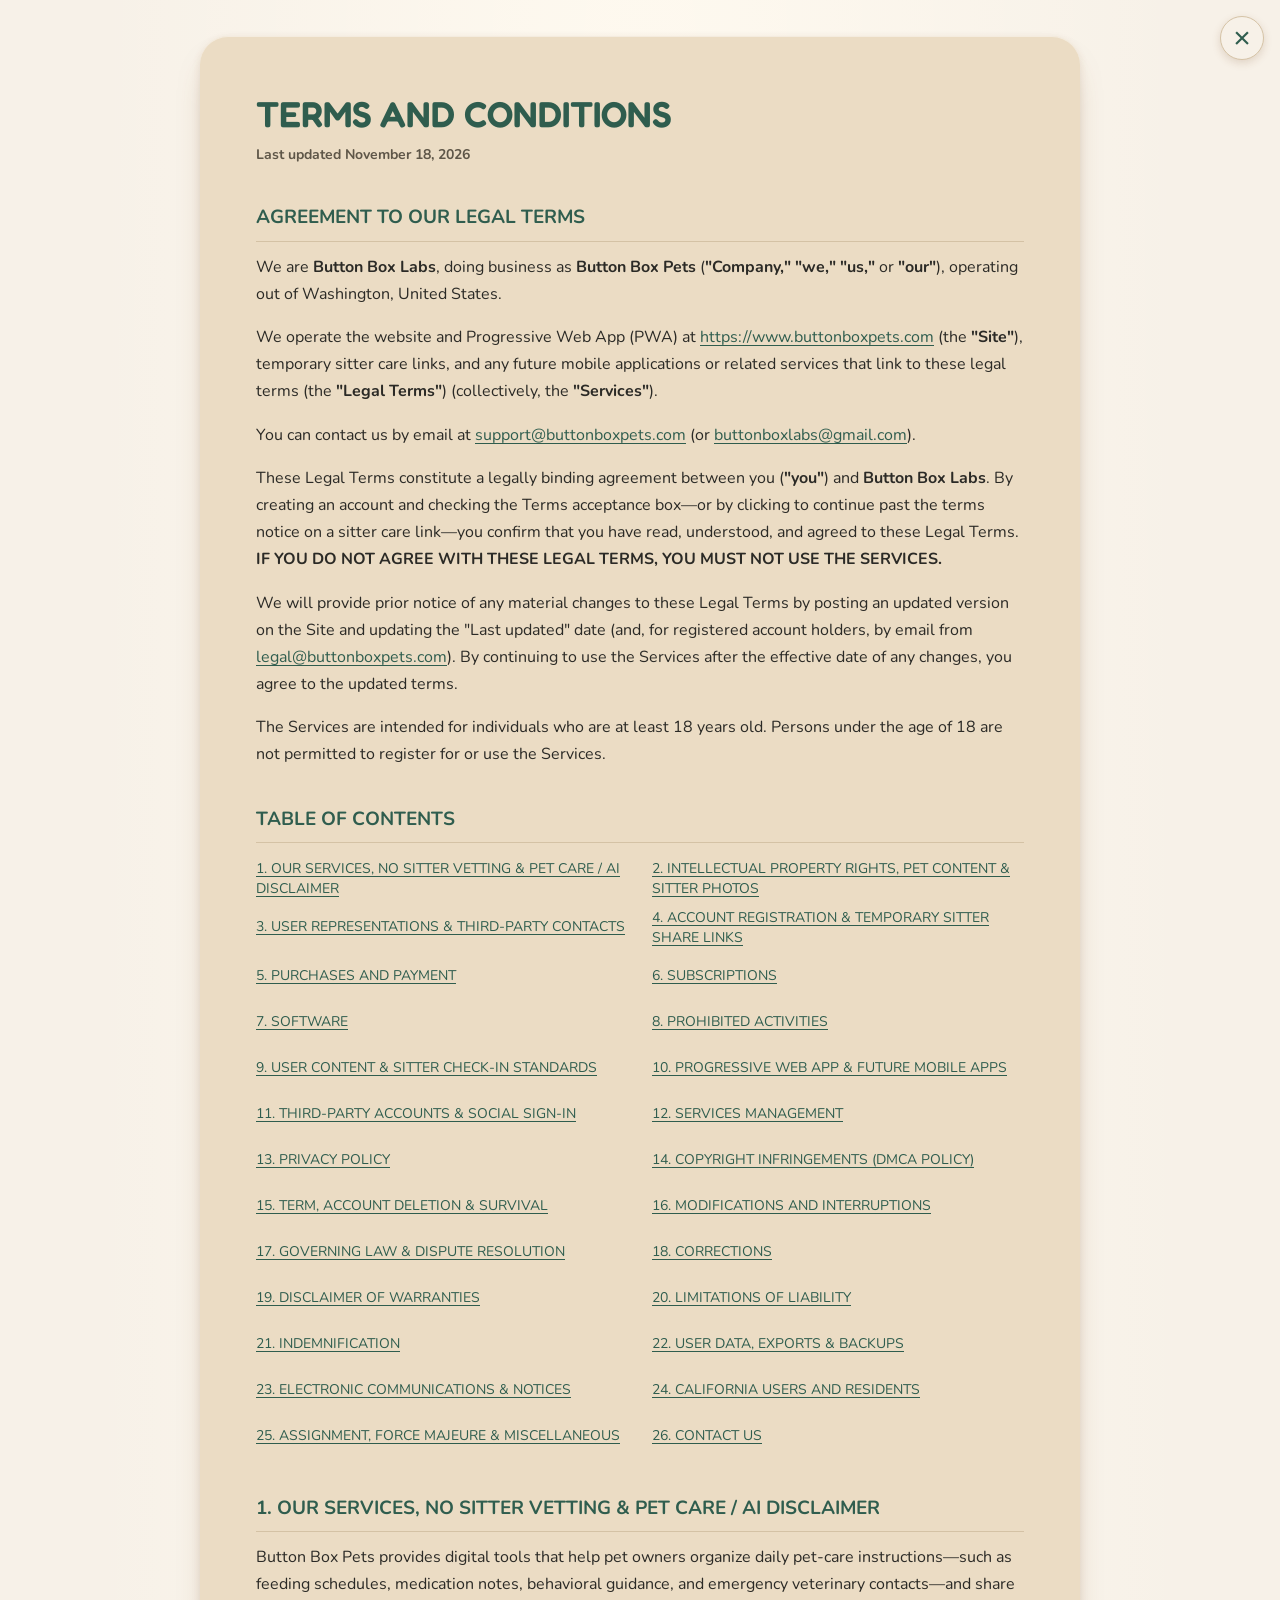
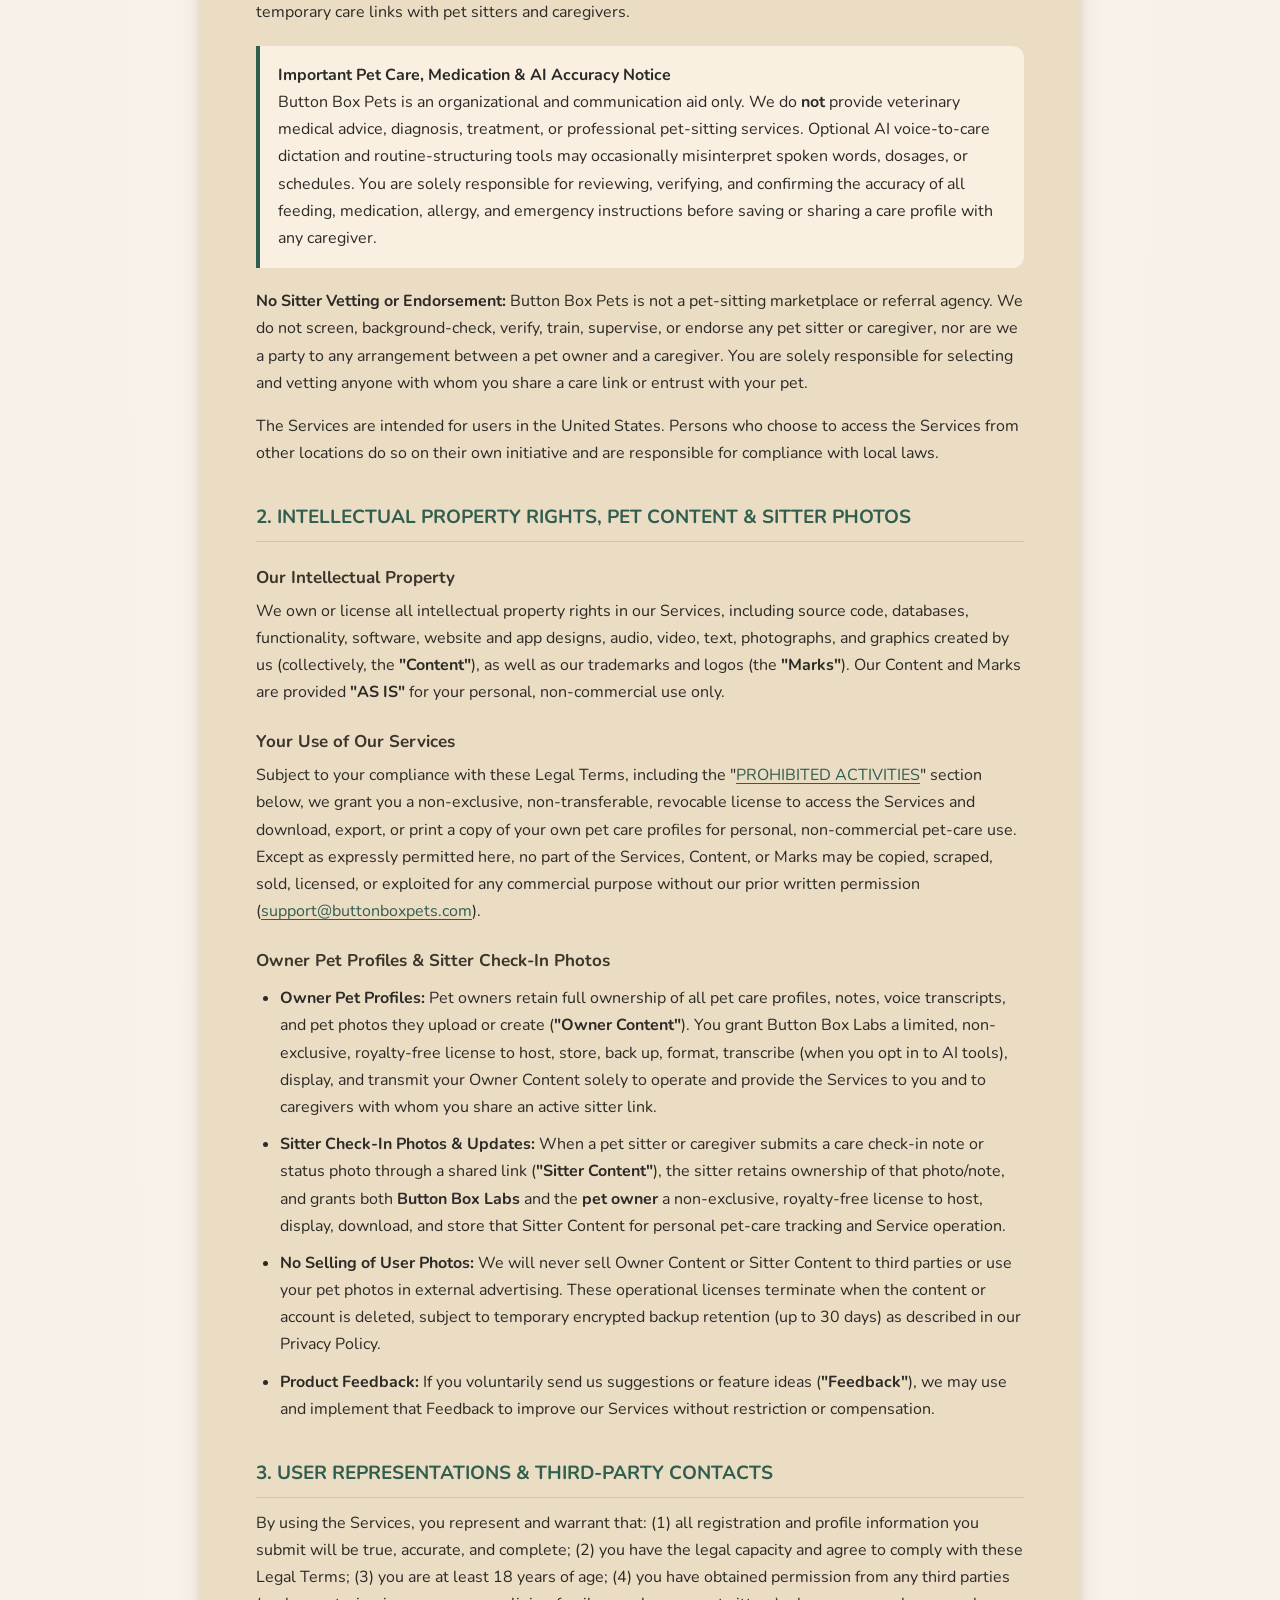
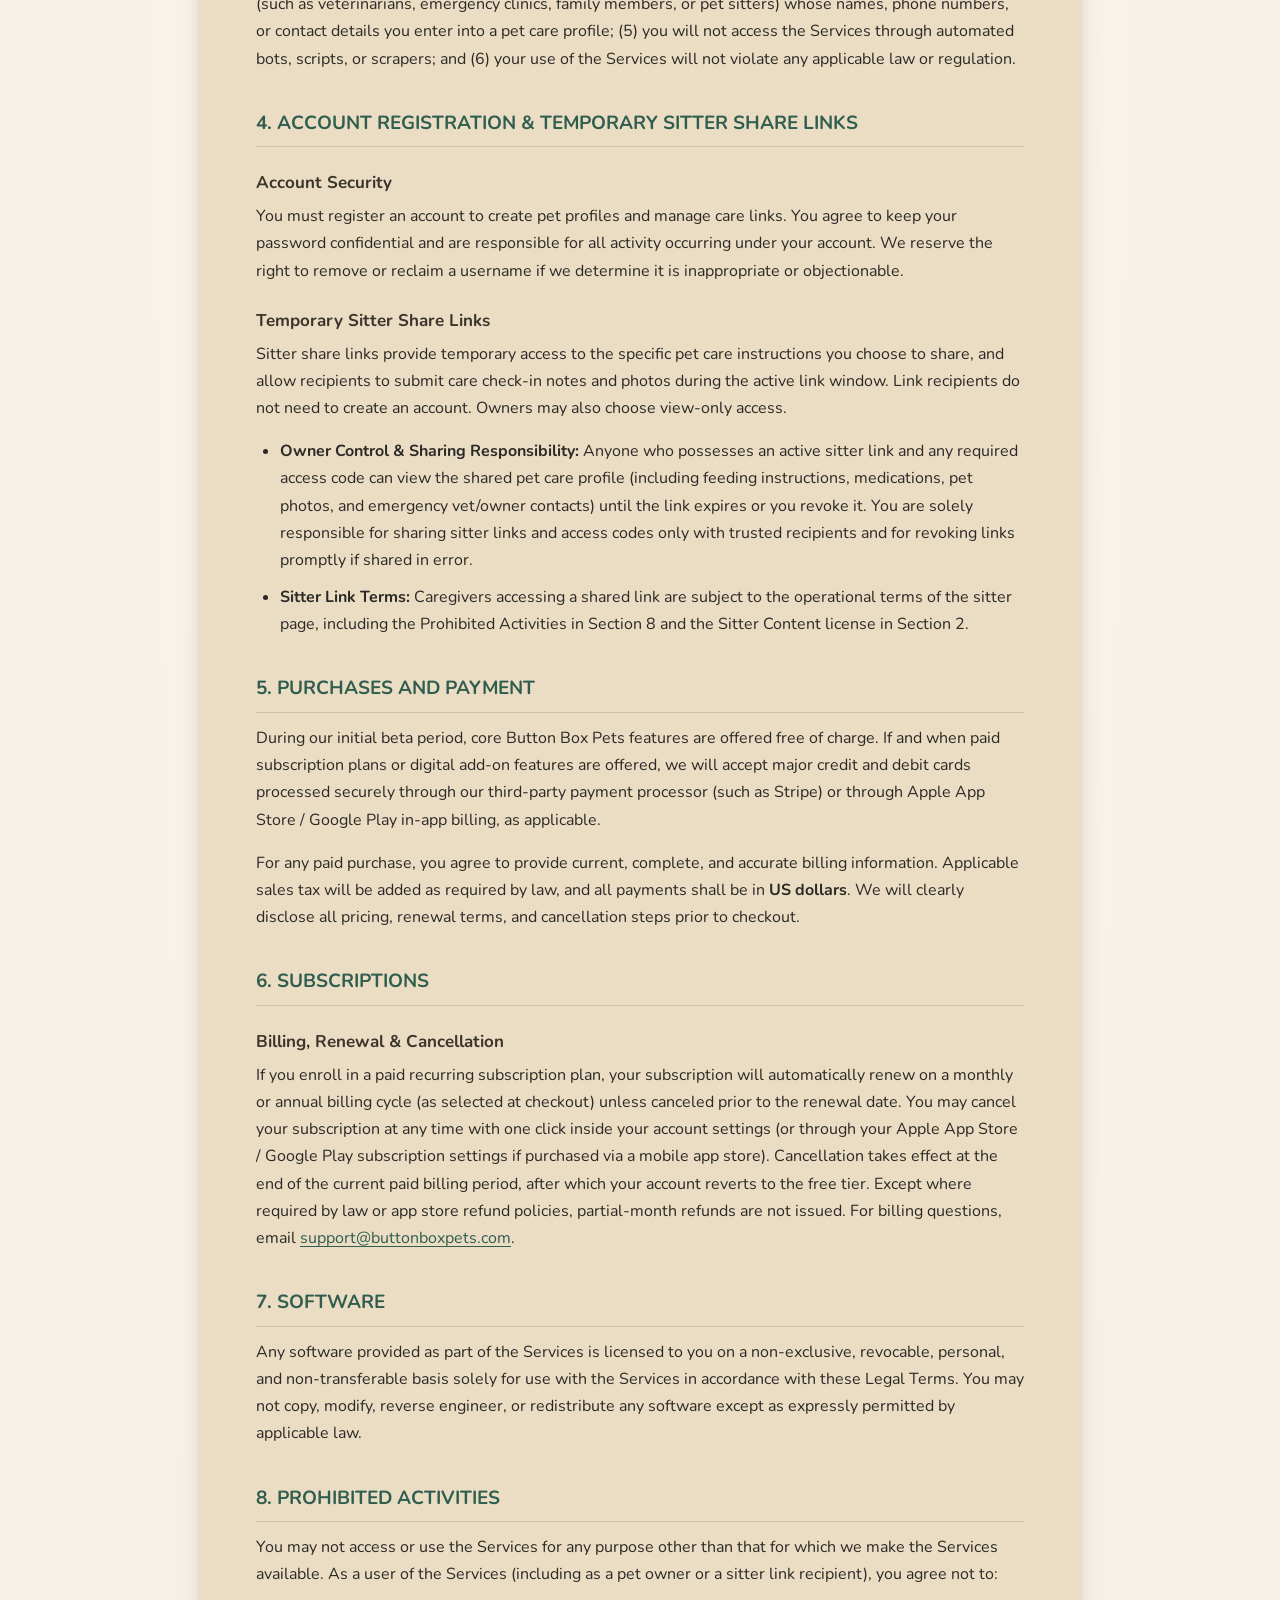
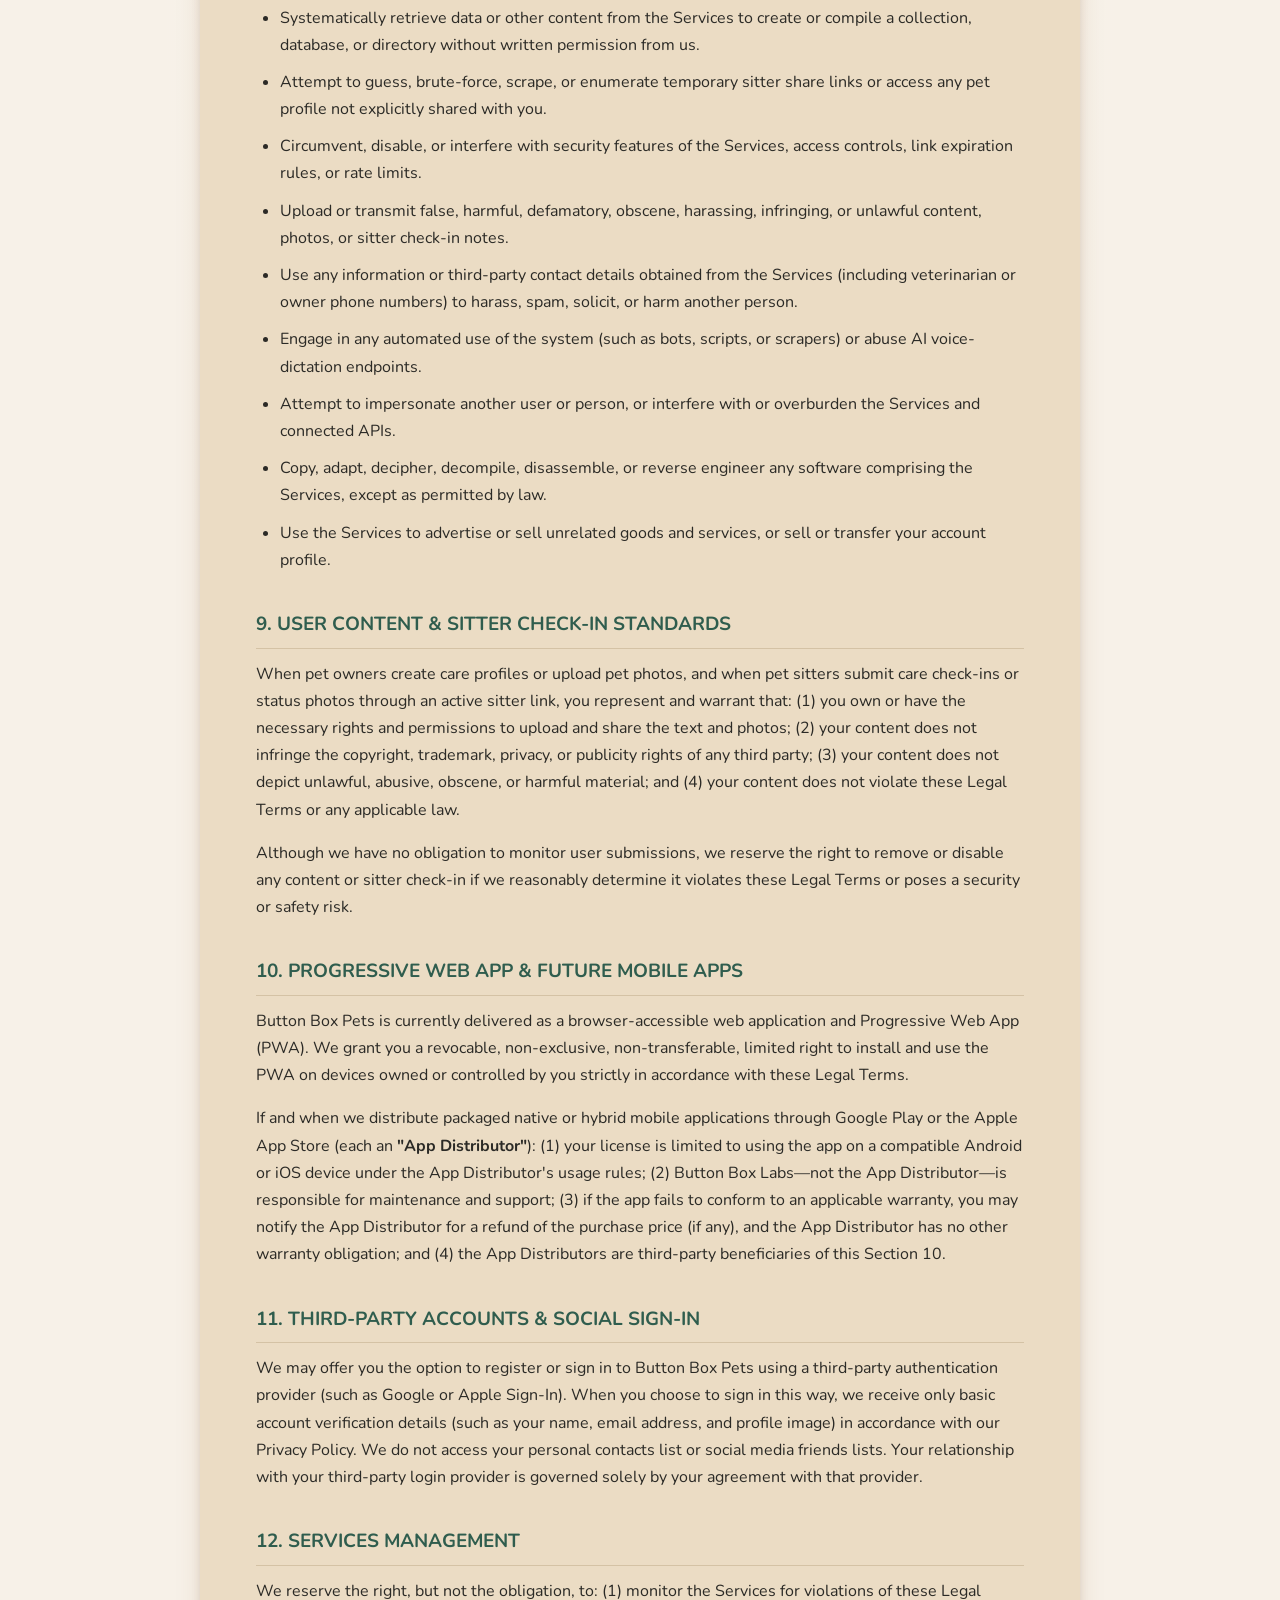
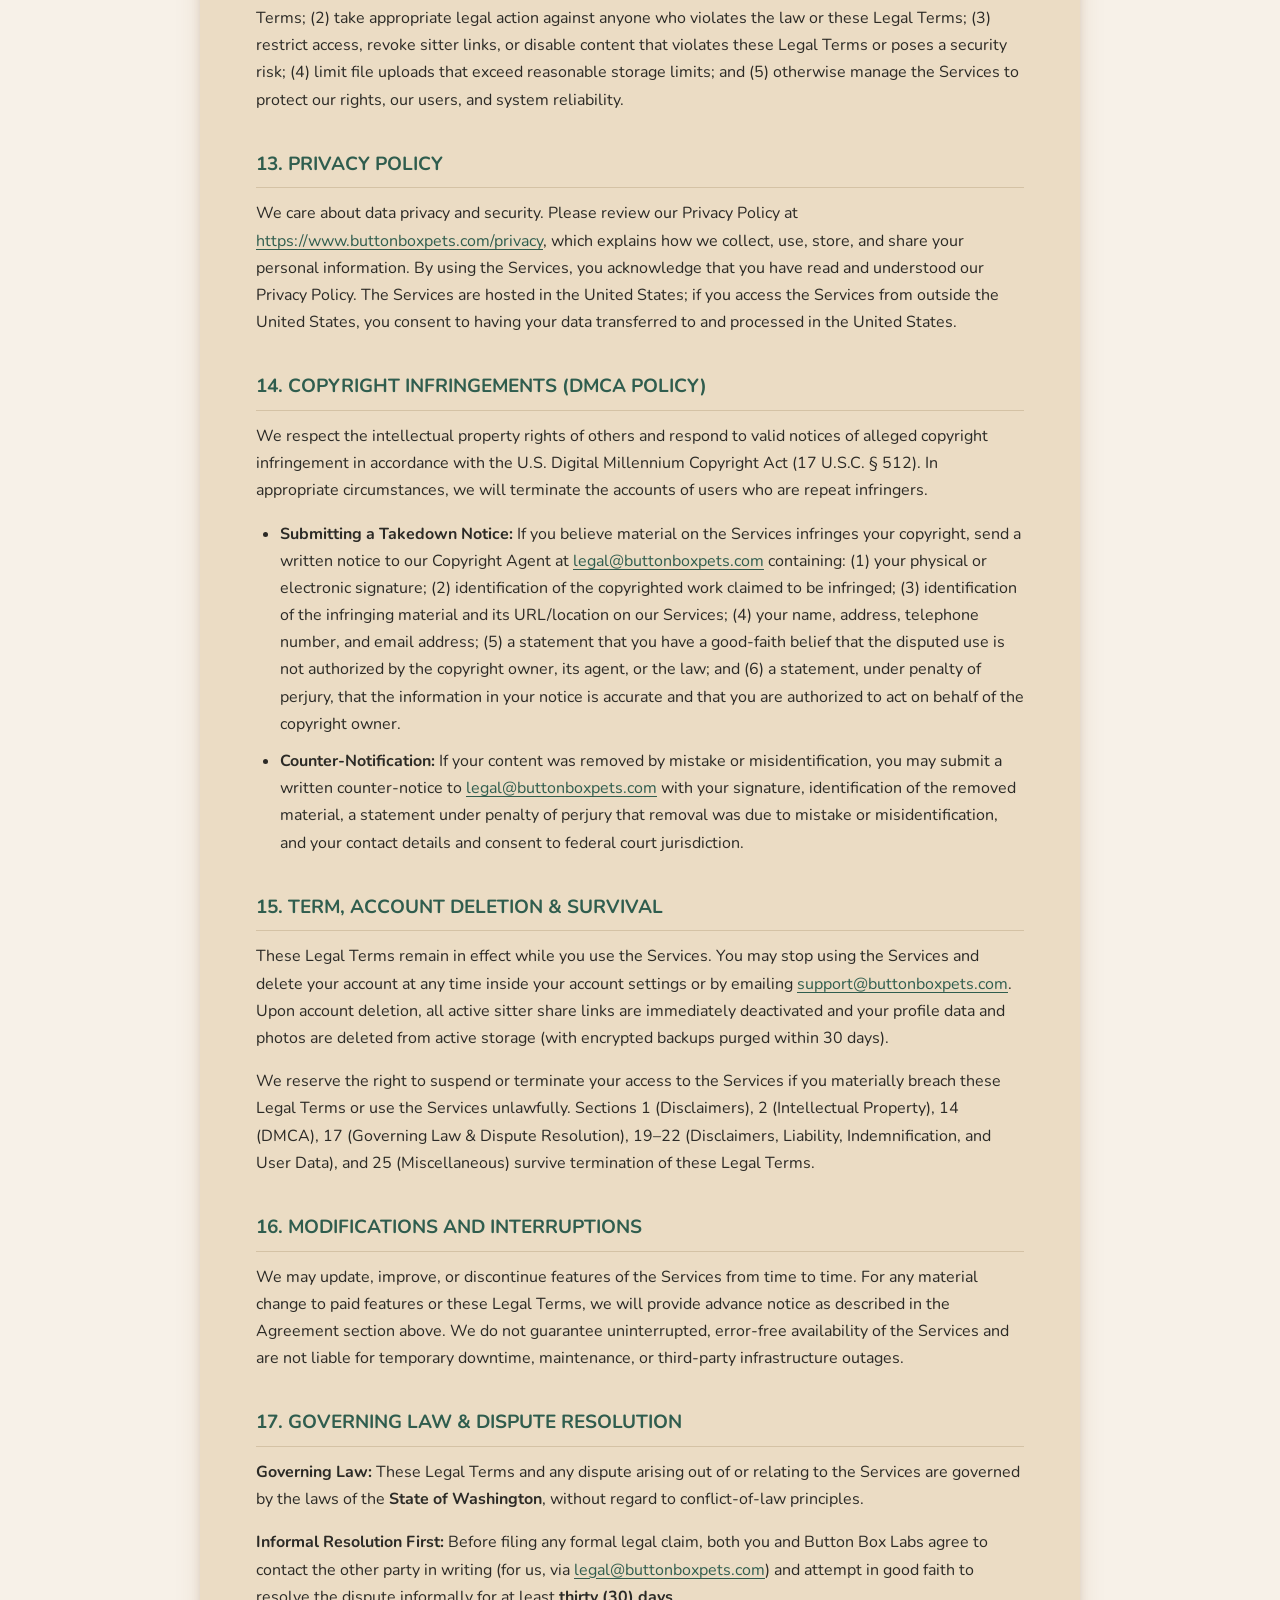
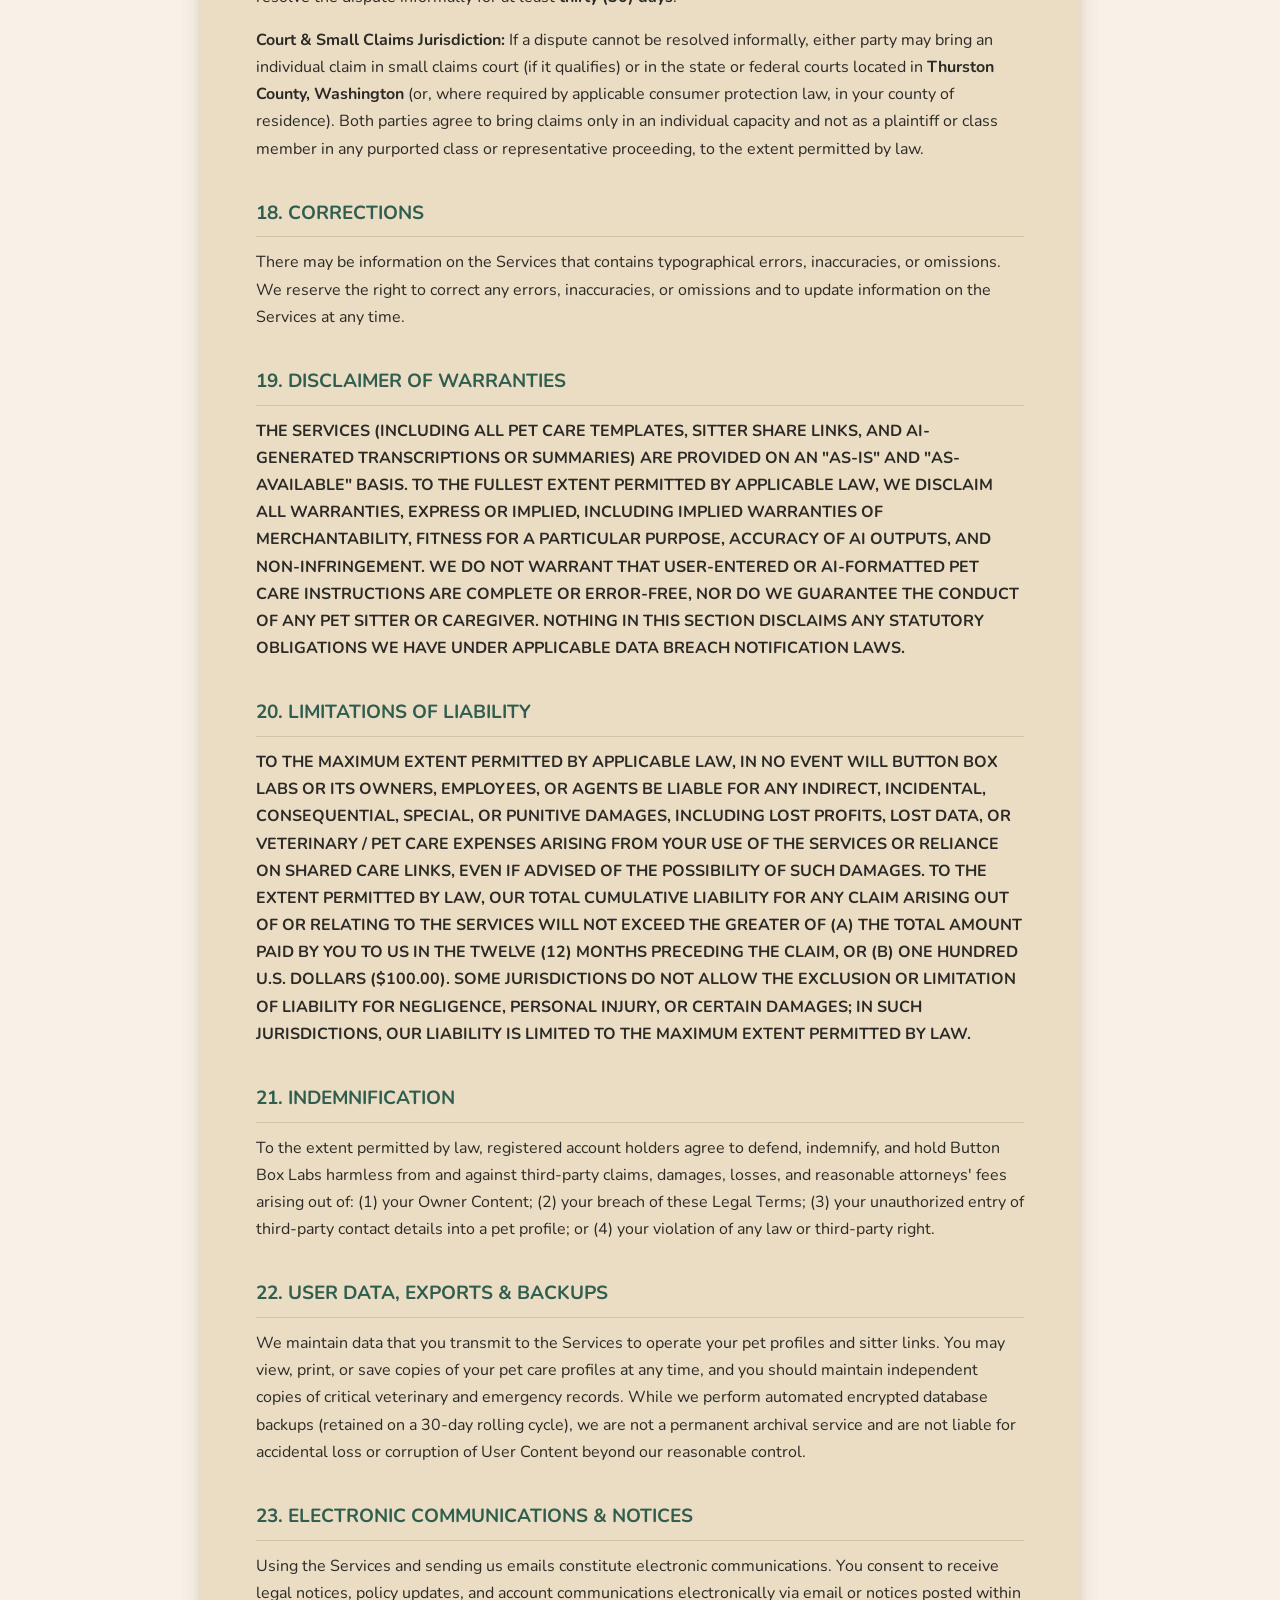
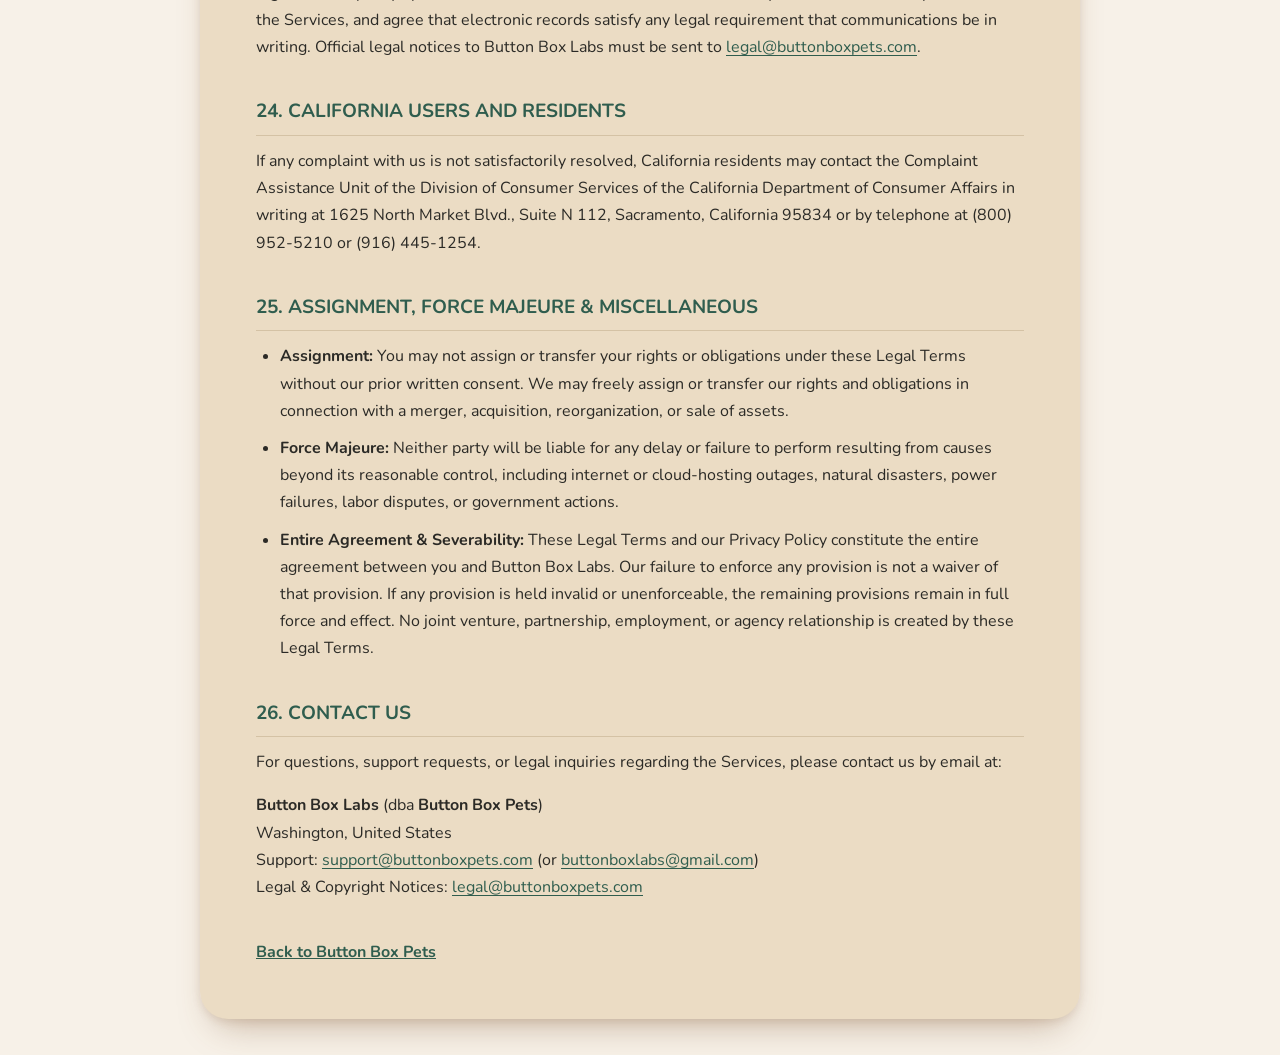
<file: terms.html>
<!DOCTYPE html>
<html lang="en">
  <head>
    <meta charset="UTF-8">
    <meta name="viewport" content="width=device-width, initial-scale=1">
    <meta name="theme-color" content="#F7F1E8">
    <title>Terms | Button Box Pets</title>
    <link rel="preconnect" href="https://fonts.googleapis.com">
    <link rel="preconnect" href="https://fonts.gstatic.com" crossorigin>
    <link href="https://fonts.googleapis.com/css2?family=Fredoka:wght@600&family=Nunito:wght@400;600;700;800&display=swap" rel="stylesheet">
    <link rel="stylesheet" href="legal.css">
  </head>
  <body class="legal-page">
    <main class="legal-card terms-card">
      <a class="legal-close" href="/" aria-label="Close and return to Button Box Pets home" title="Return to Button Box Pets home">&times;</a>
      <article id="terms-content" class="bbp-terms">
      <h1>TERMS AND CONDITIONS</h1>
        <div class="subtitle">Last updated November 18, 2026</div>
        <h2>AGREEMENT TO OUR LEGAL TERMS</h2>
        <p>We are <strong>Button Box Labs</strong>, doing business as <strong>Button Box Pets</strong> (<strong>"Company," "we," "us,"</strong> or <strong>"our"</strong>), operating out of Washington, United States.</p>
        <p>We operate the website and Progressive Web App (PWA) at <a href="https://www.buttonboxpets.com" target="_blank" rel="noopener">https://www.buttonboxpets.com</a> (the <strong>"Site"</strong>), temporary sitter care links, and any future mobile applications or related services that link to these legal terms (the <strong>"Legal Terms"</strong>) (collectively, the <strong>"Services"</strong>).</p>
        <p>You can contact us by email at <a href="mailto:support@buttonboxpets.com">support@buttonboxpets.com</a> (or <a href="mailto:buttonboxlabs@gmail.com">buttonboxlabs@gmail.com</a>).</p>
        <p>These Legal Terms constitute a legally binding agreement between you (<strong>"you"</strong>) and <strong>Button Box Labs</strong>. By creating an account and checking the Terms acceptance box—or by clicking to continue past the terms notice on a sitter care link—you confirm that you have read, understood, and agreed to these Legal Terms. <strong>IF YOU DO NOT AGREE WITH THESE LEGAL TERMS, YOU MUST NOT USE THE SERVICES.</strong></p>
        <p>We will provide prior notice of any material changes to these Legal Terms by posting an updated version on the Site and updating the "Last updated" date (and, for registered account holders, by email from <a href="mailto:legal@buttonboxpets.com">legal@buttonboxpets.com</a>). By continuing to use the Services after the effective date of any changes, you agree to the updated terms.</p>
        <p>The Services are intended for individuals who are at least 18 years old. Persons under the age of 18 are not permitted to register for or use the Services.</p>
        <h2 id="toc">TABLE OF CONTENTS</h2>
        <ul class="terms-toc">
          <li><a href="#services">1. OUR SERVICES, NO SITTER VETTING &amp; PET CARE / AI DISCLAIMER</a></li>
          <li><a href="#ip">2. INTELLECTUAL PROPERTY RIGHTS, PET CONTENT &amp; SITTER PHOTOS</a></li>
          <li><a href="#userreps">3. USER REPRESENTATIONS &amp; THIRD-PARTY CONTACTS</a></li>
          <li><a href="#userreg">4. ACCOUNT REGISTRATION &amp; TEMPORARY SITTER SHARE LINKS</a></li>
          <li><a href="#purchases">5. PURCHASES AND PAYMENT</a></li>
          <li><a href="#subscriptions">6. SUBSCRIPTIONS</a></li>
          <li><a href="#software">7. SOFTWARE</a></li>
          <li><a href="#prohibited">8. PROHIBITED ACTIVITIES</a></li>
          <li><a href="#ugc">9. USER CONTENT &amp; SITTER CHECK-IN STANDARDS</a></li>
          <li><a href="#mobile">10. PROGRESSIVE WEB APP &amp; FUTURE MOBILE APPS</a></li>
          <li><a href="#socialmedia">11. THIRD-PARTY ACCOUNTS &amp; SOCIAL SIGN-IN</a></li>
          <li><a href="#sitemanage">12. SERVICES MANAGEMENT</a></li>
          <li><a href="#ppyes">13. PRIVACY POLICY</a></li>
          <li><a href="#copyrightyes">14. COPYRIGHT INFRINGEMENTS (DMCA POLICY)</a></li>
          <li><a href="#terms">15. TERM, ACCOUNT DELETION &amp; SURVIVAL</a></li>
          <li><a href="#modifications">16. MODIFICATIONS AND INTERRUPTIONS</a></li>
          <li><a href="#law">17. GOVERNING LAW &amp; DISPUTE RESOLUTION</a></li>
          <li><a href="#corrections">18. CORRECTIONS</a></li>
          <li><a href="#disclaimer">19. DISCLAIMER OF WARRANTIES</a></li>
          <li><a href="#liability">20. LIMITATIONS OF LIABILITY</a></li>
          <li><a href="#indemnification">21. INDEMNIFICATION</a></li>
          <li><a href="#userdata">22. USER DATA, EXPORTS &amp; BACKUPS</a></li>
          <li><a href="#electronic">23. ELECTRONIC COMMUNICATIONS &amp; NOTICES</a></li>
          <li><a href="#california">24. CALIFORNIA USERS AND RESIDENTS</a></li>
          <li><a href="#misc">25. ASSIGNMENT, FORCE MAJEURE &amp; MISCELLANEOUS</a></li>
          <li><a href="#contact">26. CONTACT US</a></li>
        </ul>
        <h2 id="services">1. OUR SERVICES, NO SITTER VETTING &amp; PET CARE / AI DISCLAIMER</h2>
        <p>Button Box Pets provides digital tools that help pet owners organize daily pet-care instructions—such as feeding schedules, medication notes, behavioral guidance, and emergency veterinary contacts—and share temporary care links with pet sitters and caregivers.</p>
        <div class="callout">
          <strong>Important Pet Care, Medication &amp; AI Accuracy Notice</strong><br>
          Button Box Pets is an organizational and communication aid only. We do <strong>not</strong> provide veterinary medical advice, diagnosis, treatment, or professional pet-sitting services. Optional AI voice-to-care dictation and routine-structuring tools may occasionally misinterpret spoken words, dosages, or schedules. You are solely responsible for reviewing, verifying, and confirming the accuracy of all feeding, medication, allergy, and emergency instructions before saving or sharing a care profile with any caregiver.
        </div>
        <p><strong>No Sitter Vetting or Endorsement:</strong> Button Box Pets is not a pet-sitting marketplace or referral agency. We do not screen, background-check, verify, train, supervise, or endorse any pet sitter or caregiver, nor are we a party to any arrangement between a pet owner and a caregiver. You are solely responsible for selecting and vetting anyone with whom you share a care link or entrust with your pet.</p>
        <p>The Services are intended for users in the United States. Persons who choose to access the Services from other locations do so on their own initiative and are responsible for compliance with local laws.</p>
        <h2 id="ip">2. INTELLECTUAL PROPERTY RIGHTS, PET CONTENT &amp; SITTER PHOTOS</h2>
        <h3>Our Intellectual Property</h3>
        <p>We own or license all intellectual property rights in our Services, including source code, databases, functionality, software, website and app designs, audio, video, text, photographs, and graphics created by us (collectively, the <strong>"Content"</strong>), as well as our trademarks and logos (the <strong>"Marks"</strong>). Our Content and Marks are provided <strong>"AS IS"</strong> for your personal, non-commercial use only.</p>
        <h3>Your Use of Our Services</h3>
        <p>Subject to your compliance with these Legal Terms, including the "<a href="#prohibited">PROHIBITED ACTIVITIES</a>" section below, we grant you a non-exclusive, non-transferable, revocable license to access the Services and download, export, or print a copy of your own pet care profiles for personal, non-commercial pet-care use. Except as expressly permitted here, no part of the Services, Content, or Marks may be copied, scraped, sold, licensed, or exploited for any commercial purpose without our prior written permission (<a href="mailto:support@buttonboxpets.com">support@buttonboxpets.com</a>).</p>
        <h3>Owner Pet Profiles &amp; Sitter Check-In Photos</h3>
        <ul>
          <li><strong>Owner Pet Profiles:</strong> Pet owners retain full ownership of all pet care profiles, notes, voice transcripts, and pet photos they upload or create (<strong>"Owner Content"</strong>). You grant Button Box Labs a limited, non-exclusive, royalty-free license to host, store, back up, format, transcribe (when you opt in to AI tools), display, and transmit your Owner Content solely to operate and provide the Services to you and to caregivers with whom you share an active sitter link.</li>
          <li><strong>Sitter Check-In Photos &amp; Updates:</strong> When a pet sitter or caregiver submits a care check-in note or status photo through a shared link (<strong>"Sitter Content"</strong>), the sitter retains ownership of that photo/note, and grants both <strong>Button Box Labs</strong> and the <strong>pet owner</strong> a non-exclusive, royalty-free license to host, display, download, and store that Sitter Content for personal pet-care tracking and Service operation.</li>
          <li><strong>No Selling of User Photos:</strong> We will never sell Owner Content or Sitter Content to third parties or use your pet photos in external advertising. These operational licenses terminate when the content or account is deleted, subject to temporary encrypted backup retention (up to 30 days) as described in our Privacy Policy.</li>
          <li><strong>Product Feedback:</strong> If you voluntarily send us suggestions or feature ideas (<strong>"Feedback"</strong>), we may use and implement that Feedback to improve our Services without restriction or compensation.</li>
        </ul>
        <h2 id="userreps">3. USER REPRESENTATIONS &amp; THIRD-PARTY CONTACTS</h2>
        <p>By using the Services, you represent and warrant that: (1) all registration and profile information you submit will be true, accurate, and complete; (2) you have the legal capacity and agree to comply with these Legal Terms; (3) you are at least 18 years of age; (4) you have obtained permission from any third parties (such as veterinarians, emergency clinics, family members, or pet sitters) whose names, phone numbers, or contact details you enter into a pet care profile; (5) you will not access the Services through automated bots, scripts, or scrapers; and (6) your use of the Services will not violate any applicable law or regulation.</p>
        <h2 id="userreg">4. ACCOUNT REGISTRATION &amp; TEMPORARY SITTER SHARE LINKS</h2>
        <h3>Account Security</h3>
        <p>You must register an account to create pet profiles and manage care links. You agree to keep your password confidential and are responsible for all activity occurring under your account. We reserve the right to remove or reclaim a username if we determine it is inappropriate or objectionable.</p>
        <h3>Temporary Sitter Share Links</h3>
        <p>Sitter share links provide temporary access to the specific pet care instructions you choose to share, and allow recipients to submit care check-in notes and photos during the active link window. Link recipients do not need to create an account. Owners may also choose view-only access.</p>
        <ul>
          <li><strong>Owner Control &amp; Sharing Responsibility:</strong> Anyone who possesses an active sitter link and any required access code can view the shared pet care profile (including feeding instructions, medications, pet photos, and emergency vet/owner contacts) until the link expires or you revoke it. You are solely responsible for sharing sitter links and access codes only with trusted recipients and for revoking links promptly if shared in error.</li>
          <li><strong>Sitter Link Terms:</strong> Caregivers accessing a shared link are subject to the operational terms of the sitter page, including the Prohibited Activities in Section 8 and the Sitter Content license in Section 2.</li>
        </ul>
        <h2 id="purchases">5. PURCHASES AND PAYMENT</h2>
        <p>During our initial beta period, core Button Box Pets features are offered free of charge. If and when paid subscription plans or digital add-on features are offered, we will accept major credit and debit cards processed securely through our third-party payment processor (such as Stripe) or through Apple App Store / Google Play in-app billing, as applicable.</p>
        <p>For any paid purchase, you agree to provide current, complete, and accurate billing information. Applicable sales tax will be added as required by law, and all payments shall be in <strong>US dollars</strong>. We will clearly disclose all pricing, renewal terms, and cancellation steps prior to checkout.</p>
        <h2 id="subscriptions">6. SUBSCRIPTIONS</h2>
        <h3>Billing, Renewal &amp; Cancellation</h3>
        <p>If you enroll in a paid recurring subscription plan, your subscription will automatically renew on a monthly or annual billing cycle (as selected at checkout) unless canceled prior to the renewal date. You may cancel your subscription at any time with one click inside your account settings (or through your Apple App Store / Google Play subscription settings if purchased via a mobile app store). Cancellation takes effect at the end of the current paid billing period, after which your account reverts to the free tier. Except where required by law or app store refund policies, partial-month refunds are not issued. For billing questions, email <a href="mailto:support@buttonboxpets.com">support@buttonboxpets.com</a>.</p>
        <h2 id="software">7. SOFTWARE</h2>
        <p>Any software provided as part of the Services is licensed to you on a non-exclusive, revocable, personal, and non-transferable basis solely for use with the Services in accordance with these Legal Terms. You may not copy, modify, reverse engineer, or redistribute any software except as expressly permitted by applicable law.</p>
        <h2 id="prohibited">8. PROHIBITED ACTIVITIES</h2>
        <p>You may not access or use the Services for any purpose other than that for which we make the Services available. As a user of the Services (including as a pet owner or a sitter link recipient), you agree not to:</p>
        <ul>
          <li>Systematically retrieve data or other content from the Services to create or compile a collection, database, or directory without written permission from us.</li>
          <li>Attempt to guess, brute-force, scrape, or enumerate temporary sitter share links or access any pet profile not explicitly shared with you.</li>
          <li>Circumvent, disable, or interfere with security features of the Services, access controls, link expiration rules, or rate limits.</li>
          <li>Upload or transmit false, harmful, defamatory, obscene, harassing, infringing, or unlawful content, photos, or sitter check-in notes.</li>
          <li>Use any information or third-party contact details obtained from the Services (including veterinarian or owner phone numbers) to harass, spam, solicit, or harm another person.</li>
          <li>Engage in any automated use of the system (such as bots, scripts, or scrapers) or abuse AI voice-dictation endpoints.</li>
          <li>Attempt to impersonate another user or person, or interfere with or overburden the Services and connected APIs.</li>
          <li>Copy, adapt, decipher, decompile, disassemble, or reverse engineer any software comprising the Services, except as permitted by law.</li>
          <li>Use the Services to advertise or sell unrelated goods and services, or sell or transfer your account profile.</li>
        </ul>
        <h2 id="ugc">9. USER CONTENT &amp; SITTER CHECK-IN STANDARDS</h2>
        <p>When pet owners create care profiles or upload pet photos, and when pet sitters submit care check-ins or status photos through an active sitter link, you represent and warrant that: (1) you own or have the necessary rights and permissions to upload and share the text and photos; (2) your content does not infringe the copyright, trademark, privacy, or publicity rights of any third party; (3) your content does not depict unlawful, abusive, obscene, or harmful material; and (4) your content does not violate these Legal Terms or any applicable law.</p>
        <p>Although we have no obligation to monitor user submissions, we reserve the right to remove or disable any content or sitter check-in if we reasonably determine it violates these Legal Terms or poses a security or safety risk.</p>
        <h2 id="mobile">10. PROGRESSIVE WEB APP &amp; FUTURE MOBILE APPS</h2>
        <p>Button Box Pets is currently delivered as a browser-accessible web application and Progressive Web App (PWA). We grant you a revocable, non-exclusive, non-transferable, limited right to install and use the PWA on devices owned or controlled by you strictly in accordance with these Legal Terms.</p>
        <p>If and when we distribute packaged native or hybrid mobile applications through Google Play or the Apple App Store (each an <strong>"App Distributor"</strong>): (1) your license is limited to using the app on a compatible Android or iOS device under the App Distributor's usage rules; (2) Button Box Labs—not the App Distributor—is responsible for maintenance and support; (3) if the app fails to conform to an applicable warranty, you may notify the App Distributor for a refund of the purchase price (if any), and the App Distributor has no other warranty obligation; and (4) the App Distributors are third-party beneficiaries of this Section 10.</p>
        <h2 id="socialmedia">11. THIRD-PARTY ACCOUNTS &amp; SOCIAL SIGN-IN</h2>
        <p>We may offer you the option to register or sign in to Button Box Pets using a third-party authentication provider (such as Google or Apple Sign-In). When you choose to sign in this way, we receive only basic account verification details (such as your name, email address, and profile image) in accordance with our Privacy Policy. We do not access your personal contacts list or social media friends lists. Your relationship with your third-party login provider is governed solely by your agreement with that provider.</p>
        <h2 id="sitemanage">12. SERVICES MANAGEMENT</h2>
        <p>We reserve the right, but not the obligation, to: (1) monitor the Services for violations of these Legal Terms; (2) take appropriate legal action against anyone who violates the law or these Legal Terms; (3) restrict access, revoke sitter links, or disable content that violates these Legal Terms or poses a security risk; (4) limit file uploads that exceed reasonable storage limits; and (5) otherwise manage the Services to protect our rights, our users, and system reliability.</p>
        <h2 id="ppyes">13. PRIVACY POLICY</h2>
        <p>We care about data privacy and security. Please review our Privacy Policy at <a href="/privacy.html">https://www.buttonboxpets.com/privacy</a>, which explains how we collect, use, store, and share your personal information. By using the Services, you acknowledge that you have read and understood our Privacy Policy. The Services are hosted in the United States; if you access the Services from outside the United States, you consent to having your data transferred to and processed in the United States.</p>
        <h2 id="copyrightyes">14. COPYRIGHT INFRINGEMENTS (DMCA POLICY)</h2>
        <p>We respect the intellectual property rights of others and respond to valid notices of alleged copyright infringement in accordance with the U.S. Digital Millennium Copyright Act (17 U.S.C. § 512). In appropriate circumstances, we will terminate the accounts of users who are repeat infringers.</p>
        <ul>
          <li><strong>Submitting a Takedown Notice:</strong> If you believe material on the Services infringes your copyright, send a written notice to our Copyright Agent at <a href="mailto:legal@buttonboxpets.com">legal@buttonboxpets.com</a> containing: (1) your physical or electronic signature; (2) identification of the copyrighted work claimed to be infringed; (3) identification of the infringing material and its URL/location on our Services; (4) your name, address, telephone number, and email address; (5) a statement that you have a good-faith belief that the disputed use is not authorized by the copyright owner, its agent, or the law; and (6) a statement, under penalty of perjury, that the information in your notice is accurate and that you are authorized to act on behalf of the copyright owner.</li>
          <li><strong>Counter-Notification:</strong> If your content was removed by mistake or misidentification, you may submit a written counter-notice to <a href="mailto:legal@buttonboxpets.com">legal@buttonboxpets.com</a> with your signature, identification of the removed material, a statement under penalty of perjury that removal was due to mistake or misidentification, and your contact details and consent to federal court jurisdiction.</li>
        </ul>
        <h2 id="terms">15. TERM, ACCOUNT DELETION &amp; SURVIVAL</h2>
        <p>These Legal Terms remain in effect while you use the Services. You may stop using the Services and delete your account at any time inside your account settings or by emailing <a href="mailto:support@buttonboxpets.com">support@buttonboxpets.com</a>. Upon account deletion, all active sitter share links are immediately deactivated and your profile data and photos are deleted from active storage (with encrypted backups purged within 30 days).</p>
        <p>We reserve the right to suspend or terminate your access to the Services if you materially breach these Legal Terms or use the Services unlawfully. Sections 1 (Disclaimers), 2 (Intellectual Property), 14 (DMCA), 17 (Governing Law &amp; Dispute Resolution), 19–22 (Disclaimers, Liability, Indemnification, and User Data), and 25 (Miscellaneous) survive termination of these Legal Terms.</p>
        <h2 id="modifications">16. MODIFICATIONS AND INTERRUPTIONS</h2>
        <p>We may update, improve, or discontinue features of the Services from time to time. For any material change to paid features or these Legal Terms, we will provide advance notice as described in the Agreement section above. We do not guarantee uninterrupted, error-free availability of the Services and are not liable for temporary downtime, maintenance, or third-party infrastructure outages.</p>
        <h2 id="law">17. GOVERNING LAW &amp; DISPUTE RESOLUTION</h2>
        <p><strong>Governing Law:</strong> These Legal Terms and any dispute arising out of or relating to the Services are governed by the laws of the <strong>State of Washington</strong>, without regard to conflict-of-law principles.</p>
        <p><strong>Informal Resolution First:</strong> Before filing any formal legal claim, both you and Button Box Labs agree to contact the other party in writing (for us, via <a href="mailto:legal@buttonboxpets.com">legal@buttonboxpets.com</a>) and attempt in good faith to resolve the dispute informally for at least <strong>thirty (30) days</strong>.</p>
        <p><strong>Court &amp; Small Claims Jurisdiction:</strong> If a dispute cannot be resolved informally, either party may bring an individual claim in small claims court (if it qualifies) or in the state or federal courts located in <strong>Thurston County, Washington</strong> (or, where required by applicable consumer protection law, in your county of residence). Both parties agree to bring claims only in an individual capacity and not as a plaintiff or class member in any purported class or representative proceeding, to the extent permitted by law.</p>
        <h2 id="corrections">18. CORRECTIONS</h2>
        <p>There may be information on the Services that contains typographical errors, inaccuracies, or omissions. We reserve the right to correct any errors, inaccuracies, or omissions and to update information on the Services at any time.</p>
        <h2 id="disclaimer">19. DISCLAIMER OF WARRANTIES</h2>
        <p><strong>THE SERVICES (INCLUDING ALL PET CARE TEMPLATES, SITTER SHARE LINKS, AND AI-GENERATED TRANSCRIPTIONS OR SUMMARIES) ARE PROVIDED ON AN "AS-IS" AND "AS-AVAILABLE" BASIS. TO THE FULLEST EXTENT PERMITTED BY APPLICABLE LAW, WE DISCLAIM ALL WARRANTIES, EXPRESS OR IMPLIED, INCLUDING IMPLIED WARRANTIES OF MERCHANTABILITY, FITNESS FOR A PARTICULAR PURPOSE, ACCURACY OF AI OUTPUTS, AND NON-INFRINGEMENT. WE DO NOT WARRANT THAT USER-ENTERED OR AI-FORMATTED PET CARE INSTRUCTIONS ARE COMPLETE OR ERROR-FREE, NOR DO WE GUARANTEE THE CONDUCT OF ANY PET SITTER OR CAREGIVER. NOTHING IN THIS SECTION DISCLAIMS ANY STATUTORY OBLIGATIONS WE HAVE UNDER APPLICABLE DATA BREACH NOTIFICATION LAWS.</strong></p>
        <h2 id="liability">20. LIMITATIONS OF LIABILITY</h2>
        <p><strong>TO THE MAXIMUM EXTENT PERMITTED BY APPLICABLE LAW, IN NO EVENT WILL BUTTON BOX LABS OR ITS OWNERS, EMPLOYEES, OR AGENTS BE LIABLE FOR ANY INDIRECT, INCIDENTAL, CONSEQUENTIAL, SPECIAL, OR PUNITIVE DAMAGES, INCLUDING LOST PROFITS, LOST DATA, OR VETERINARY / PET CARE EXPENSES ARISING FROM YOUR USE OF THE SERVICES OR RELIANCE ON SHARED CARE LINKS, EVEN IF ADVISED OF THE POSSIBILITY OF SUCH DAMAGES. TO THE EXTENT PERMITTED BY LAW, OUR TOTAL CUMULATIVE LIABILITY FOR ANY CLAIM ARISING OUT OF OR RELATING TO THE SERVICES WILL NOT EXCEED THE GREATER OF (A) THE TOTAL AMOUNT PAID BY YOU TO US IN THE TWELVE (12) MONTHS PRECEDING THE CLAIM, OR (B) ONE HUNDRED U.S. DOLLARS ($100.00). SOME JURISDICTIONS DO NOT ALLOW THE EXCLUSION OR LIMITATION OF LIABILITY FOR NEGLIGENCE, PERSONAL INJURY, OR CERTAIN DAMAGES; IN SUCH JURISDICTIONS, OUR LIABILITY IS LIMITED TO THE MAXIMUM EXTENT PERMITTED BY LAW.</strong></p>
        <h2 id="indemnification">21. INDEMNIFICATION</h2>
        <p>To the extent permitted by law, registered account holders agree to defend, indemnify, and hold Button Box Labs harmless from and against third-party claims, damages, losses, and reasonable attorneys' fees arising out of: (1) your Owner Content; (2) your breach of these Legal Terms; (3) your unauthorized entry of third-party contact details into a pet profile; or (4) your violation of any law or third-party right.</p>
        <h2 id="userdata">22. USER DATA, EXPORTS &amp; BACKUPS</h2>
        <p>We maintain data that you transmit to the Services to operate your pet profiles and sitter links. You may view, print, or save copies of your pet care profiles at any time, and you should maintain independent copies of critical veterinary and emergency records. While we perform automated encrypted database backups (retained on a 30-day rolling cycle), we are not a permanent archival service and are not liable for accidental loss or corruption of User Content beyond our reasonable control.</p>
        <h2 id="electronic">23. ELECTRONIC COMMUNICATIONS &amp; NOTICES</h2>
        <p>Using the Services and sending us emails constitute electronic communications. You consent to receive legal notices, policy updates, and account communications electronically via email or notices posted within the Services, and agree that electronic records satisfy any legal requirement that communications be in writing. Official legal notices to Button Box Labs must be sent to <a href="mailto:legal@buttonboxpets.com">legal@buttonboxpets.com</a>.</p>
        <h2 id="california">24. CALIFORNIA USERS AND RESIDENTS</h2>
        <p>If any complaint with us is not satisfactorily resolved, California residents may contact the Complaint Assistance Unit of the Division of Consumer Services of the California Department of Consumer Affairs in writing at 1625 North Market Blvd., Suite N 112, Sacramento, California 95834 or by telephone at (800) 952-5210 or (916) 445-1254.</p>
        <h2 id="misc">25. ASSIGNMENT, FORCE MAJEURE &amp; MISCELLANEOUS</h2>
        <ul>
          <li><strong>Assignment:</strong> You may not assign or transfer your rights or obligations under these Legal Terms without our prior written consent. We may freely assign or transfer our rights and obligations in connection with a merger, acquisition, reorganization, or sale of assets.</li>
          <li><strong>Force Majeure:</strong> Neither party will be liable for any delay or failure to perform resulting from causes beyond its reasonable control, including internet or cloud-hosting outages, natural disasters, power failures, labor disputes, or government actions.</li>
          <li><strong>Entire Agreement &amp; Severability:</strong> These Legal Terms and our Privacy Policy constitute the entire agreement between you and Button Box Labs. Our failure to enforce any provision is not a waiver of that provision. If any provision is held invalid or unenforceable, the remaining provisions remain in full force and effect. No joint venture, partnership, employment, or agency relationship is created by these Legal Terms.</li>
        </ul>
        <h2 id="contact">26. CONTACT US</h2>
        <p>For questions, support requests, or legal inquiries regarding the Services, please contact us by email at:</p>
        <p><strong>Button Box Labs</strong> (dba <strong>Button Box Pets</strong>)<br>
        Washington, United States<br>
        Support: <a href="mailto:support@buttonboxpets.com">support@buttonboxpets.com</a> (or <a href="mailto:buttonboxlabs@gmail.com">buttonboxlabs@gmail.com</a>)<br>
        Legal &amp; Copyright Notices: <a href="mailto:legal@buttonboxpets.com">legal@buttonboxpets.com</a></p>
      </article>
      <a href="/">Back to Button Box Pets</a>
    </main>
  </body>
</html>
</file>
<file: legal.css>
:root {
  color-scheme: light;
  --auth-cream: #F7F1E8;
  --auth-glow: #FFFAF0;
  --auth-tan: #EBDCC4;
  --auth-green: #2F5D4E;
  --auth-text: #2B2A26;
  --auth-label: #3B352B;
  --auth-secondary: #4A4337;
  --auth-muted: #5E5648;
  --auth-border: #D4C2A5;
  --auth-card-radius: 28px;
}

* {
  box-sizing: border-box;
}

body.legal-page {
  min-height: 100dvh;
  margin: 0;
  padding: 36px 20px;
  background: radial-gradient(ellipse at 50% 12%, var(--auth-glow), transparent 34rem), var(--auth-cream);
  color: var(--auth-text);
  font-family: Nunito, sans-serif;
}

.legal-card {
  position: relative;
  margin: 0 auto;
  border: 0;
  border-radius: var(--auth-card-radius);
  padding: 26px 22px;
  background: var(--auth-tan);
  box-shadow: 0 20px 36px -16px rgba(120,74,36,.4), 0 3px 8px rgba(120,74,36,.12), inset 0 1px 0 rgba(255,255,255,.45);
}

.legal-card:is(.terms-card, .privacy-card) {
  max-width: 880px;
  padding: clamp(24px, 5vw, 56px);
}

.legal-card h1 {
  color: var(--auth-green);
  font: 600 32px Fredoka, sans-serif;
}

:is(.bbp-terms, .bbp-privacy) {
  color: var(--auth-text);
  font-size: 16px;
  line-height: 1.7;
  overflow-wrap: anywhere;
}

:is(.bbp-terms, .bbp-privacy) h1 {
  margin: 0;
  font-size: clamp(27px, 5vw, 36px);
  line-height: 1.2;
}

:is(.bbp-terms, .bbp-privacy) .subtitle {
  margin: 8px 0 32px;
  color: var(--auth-muted);
  font-size: 14px;
  font-weight: 700;
}

:is(.bbp-terms, .bbp-privacy) h2 {
  margin: 38px 0 12px;
  padding-bottom: 10px;
  border-bottom: 1px solid var(--auth-border);
  color: var(--auth-green);
  font-size: 19px;
  line-height: 1.35;
  scroll-margin-top: 20px;
}

:is(.bbp-terms, .bbp-privacy) h3 {
  margin: 24px 0 8px;
  color: var(--auth-label);
  font-size: 17px;
  line-height: 1.4;
}

:is(.bbp-terms, .bbp-privacy) p {
  margin: 0 0 16px;
}

:is(.bbp-terms, .bbp-privacy) ul {
  margin: 12px 0 20px;
  padding-left: 24px;
}

:is(.bbp-terms, .bbp-privacy) li {
  margin-bottom: 10px;
}

.legal-card :is(.bbp-terms, .bbp-privacy) a {
  display: inline;
  min-height: 0;
  margin: 0;
  color: var(--auth-green);
  text-decoration: underline;
  text-underline-offset: 3px;
}

:is(.bbp-terms, .bbp-privacy) :is(.terms-toc, .privacy-toc) {
  display: grid;
  gap: 2px 24px;
  padding: 0;
  list-style: none;
}

:is(.bbp-terms, .bbp-privacy) :is(.terms-toc, .privacy-toc) li {
  margin: 0;
}

.legal-card :is(.bbp-terms, .bbp-privacy) :is(.terms-toc, .privacy-toc) a {
  display: inline-flex;
  align-items: center;
  min-height: 44px;
  padding: 4px 0;
  font-size: 14px;
  line-height: 1.4;
}

.legal-close {
  position: fixed;
  top: 16px;
  right: 16px;
  z-index: 1;
  display: grid;
  width: 44px;
  height: 44px;
  place-items: center;
  border: 1px solid var(--auth-border);
  border-radius: 50%;
  background: var(--auth-cream);
  box-shadow: 0 3px 8px rgba(120,74,36,.18);
  color: var(--auth-green);
  font: 30px/1 Arial, sans-serif;
  text-decoration: none;
}

.legal-close:hover {
  background: var(--auth-glow);
}

.legal-close:focus-visible {
  outline: 3px solid var(--auth-green);
  outline-offset: 3px;
}

.legal-card > a:not(.legal-close) {
  display: inline-block;
  margin-top: 24px;
  color: var(--auth-green);
  font-weight: 700;
}

.bbp-terms .callout {
  margin: 20px 0;
  padding: 16px 18px;
  border-left: 4px solid var(--auth-green);
  border-radius: 0 12px 12px 0;
  background: rgba(255,250,240,.7);
}

.privacy-table-wrap {
  max-width: 100%;
  margin: 16px 0;
  overflow-x: auto;
}

.privacy-table-wrap:focus-visible {
  outline: 3px solid var(--auth-green);
  outline-offset: 2px;
}

.bbp-privacy table {
  width: 100%;
  min-width: 600px;
  border-collapse: collapse;
  font-size: 14px;
}

.bbp-privacy th,
.bbp-privacy td {
  border: 1px solid var(--auth-border);
  padding: 10px 12px;
  text-align: left;
  vertical-align: top;
}

.bbp-privacy th {
  background: var(--auth-green);
  color: white;
}

.bbp-privacy tr:nth-child(even) {
  background: rgba(255,250,240,.6);
}

.bbp-privacy .privacy-table-hint {
  color: var(--auth-secondary);
  font-size: 14px;
}

@media (min-width: 700px) {
  :is(.bbp-terms, .bbp-privacy) :is(.terms-toc, .privacy-toc) {
    grid-template-columns: repeat(2, minmax(0, 1fr));
  }
}

@media (min-width: 760px) {
  .bbp-privacy .privacy-table-hint {
    display: none;
  }
}
</file>
